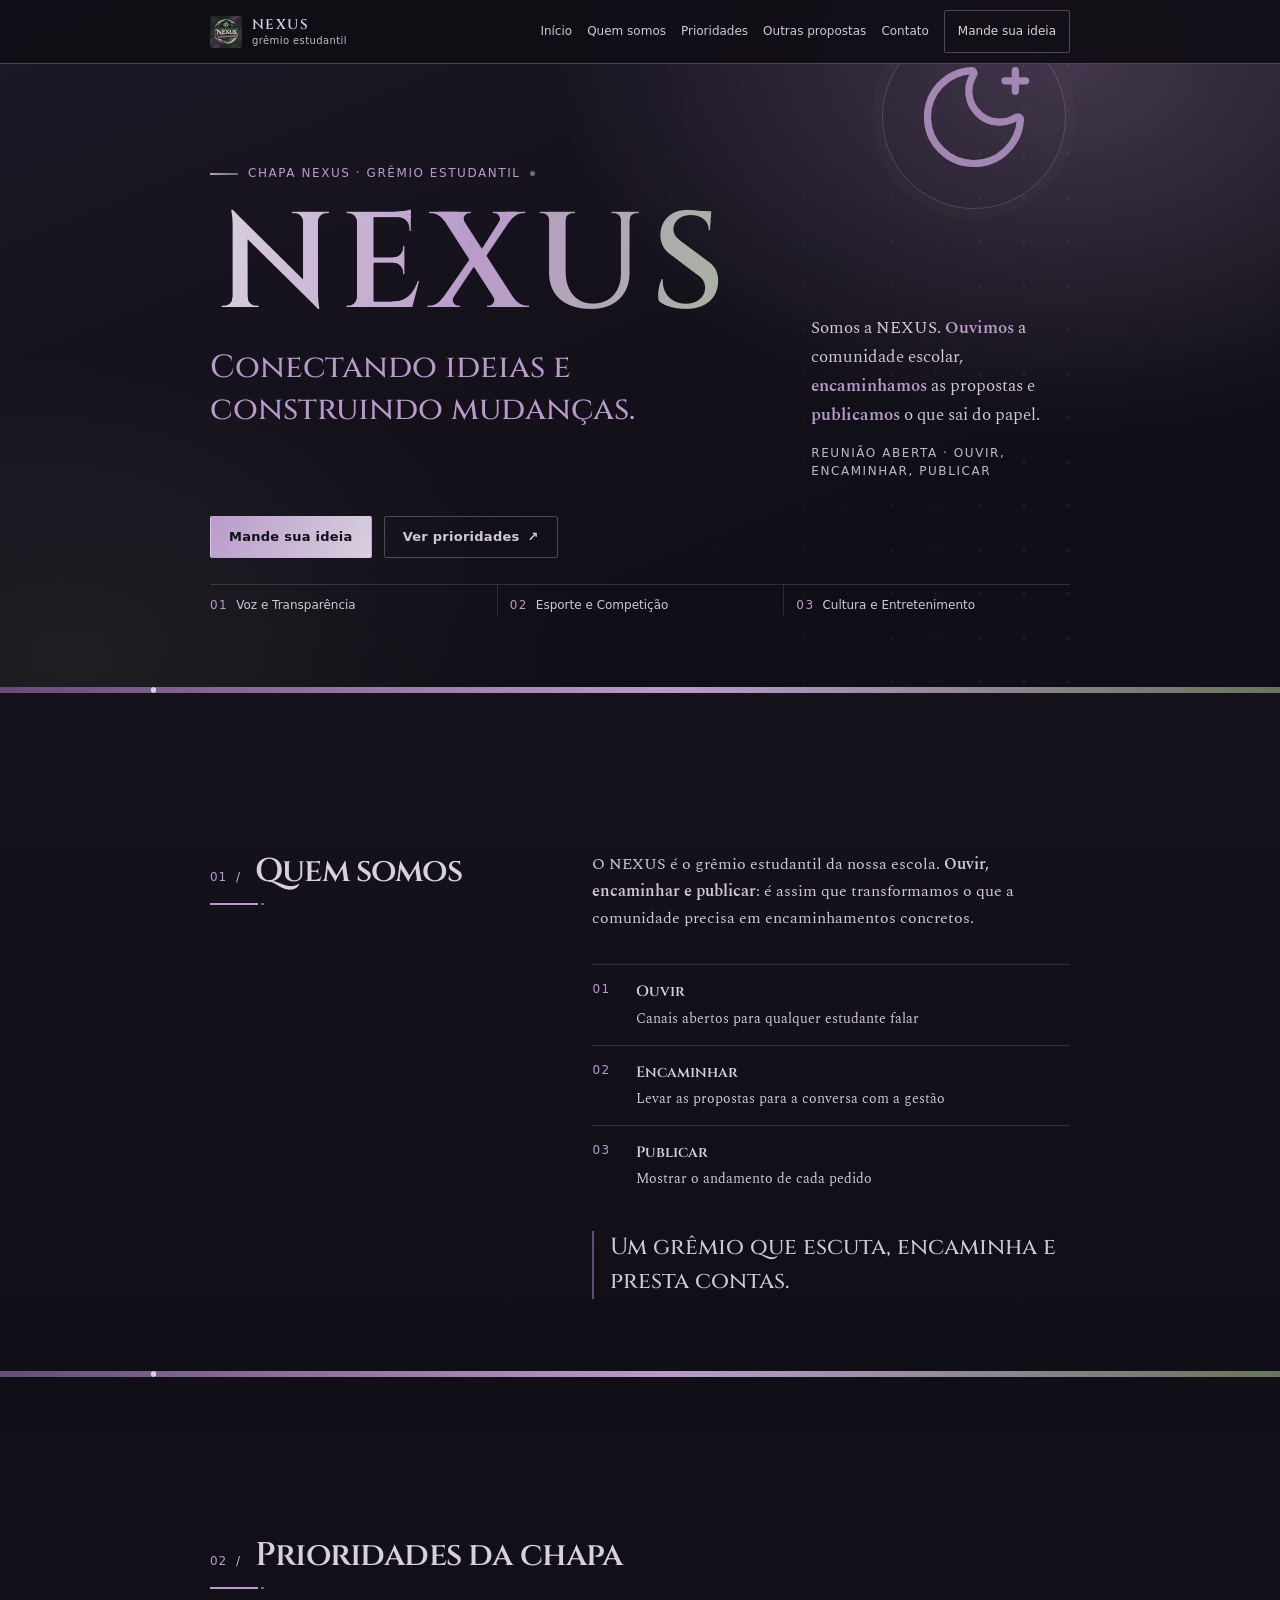
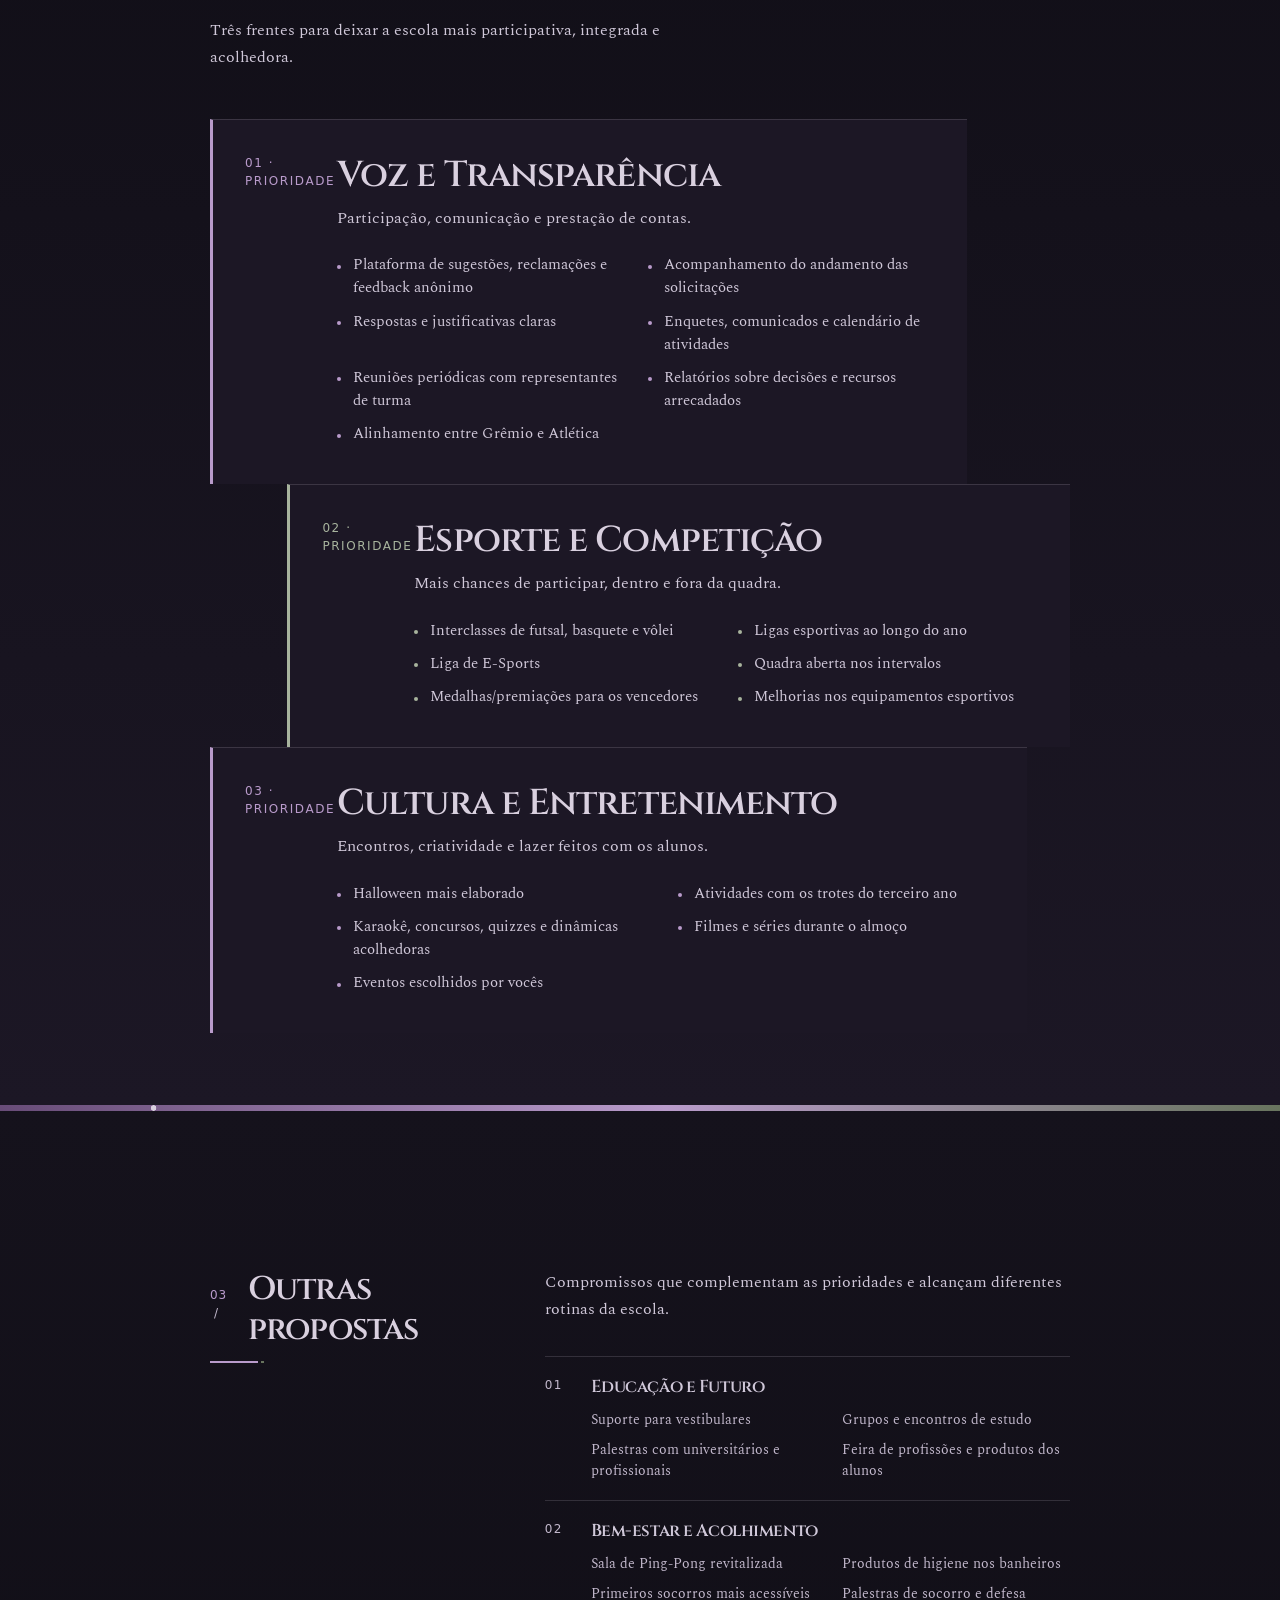
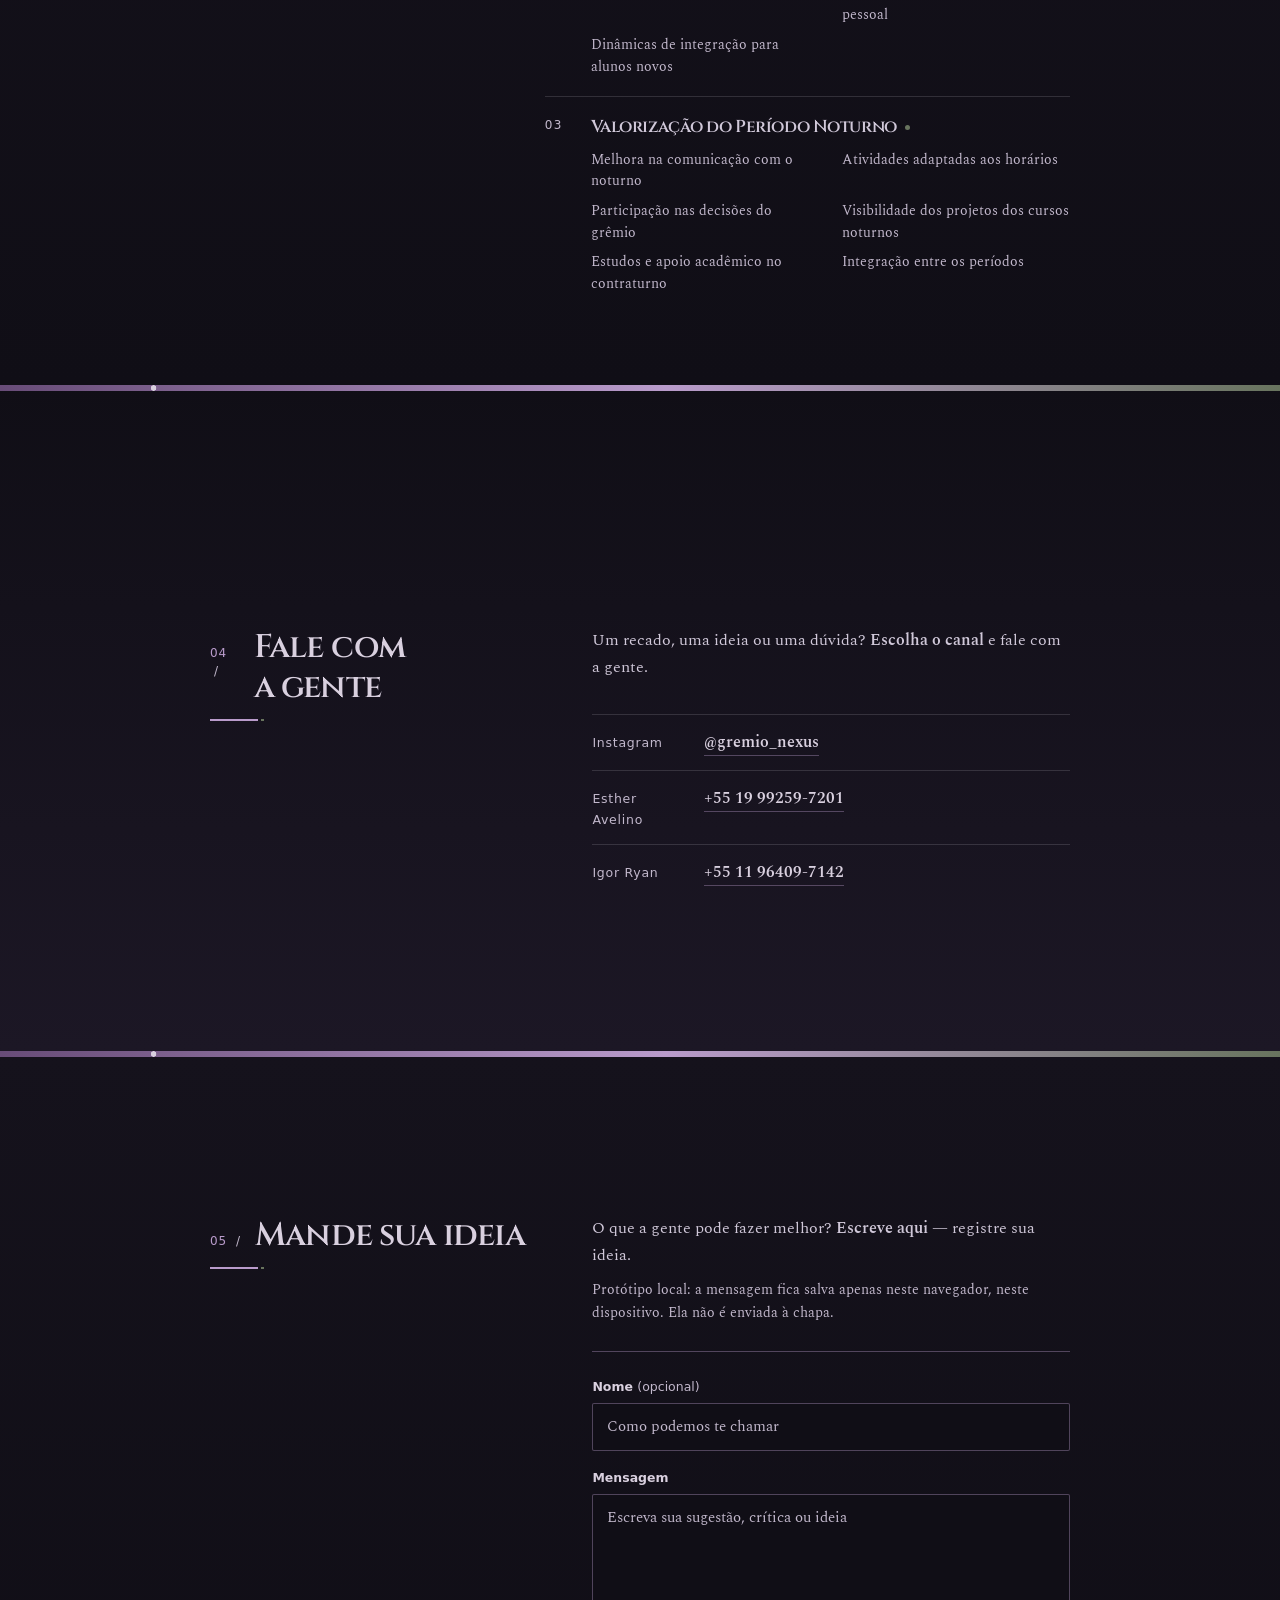
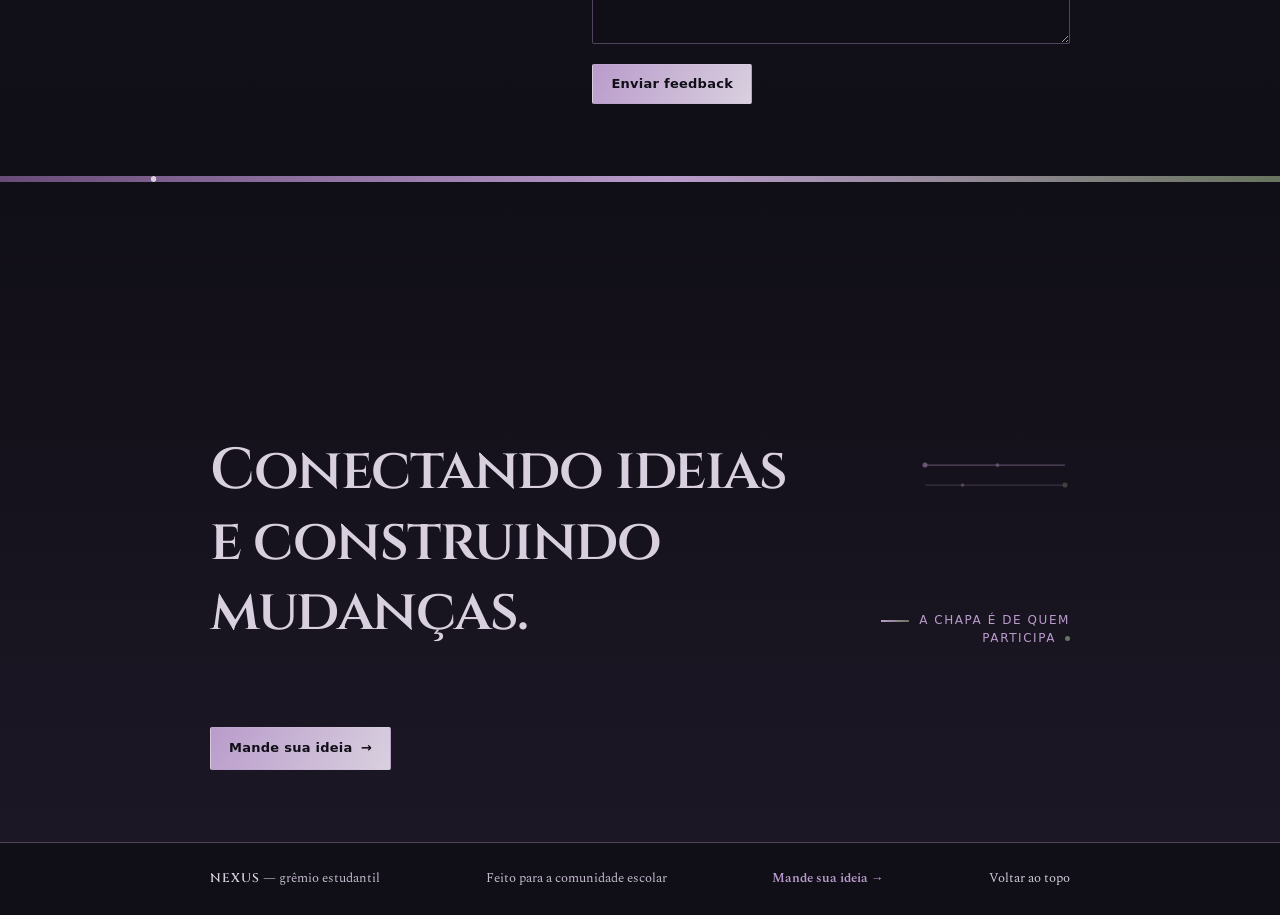
<file: index.html>
<!doctype html>
<html lang="pt-BR">
<head>
  <meta charset="UTF-8">
  <meta name="viewport" content="width=device-width, initial-scale=1">
  <meta name="description" content="Chapa NEXUS — Conectando ideias e construindo mudanças. Voz e transparência, esporte, cultura e mais propostas para a escola.">
  <meta property="og:type" content="website">
  <meta property="og:url" content="https://valentinohoehne.github.io/Nexus-Chapa/">
  <meta property="og:title" content="NEXUS — Grêmio estudantil">
  <meta property="og:description" content="Conectando ideias e construindo mudanças.">
  <meta property="og:image" content="https://valentinohoehne.github.io/Nexus-Chapa/assets/nexus-og.png">
  <meta property="og:image:width" content="1200">
  <meta property="og:image:height" content="630">
  <meta property="og:image:alt" content="NEXUS — Conectando ideias e construindo mudanças">
  <meta name="theme-color" content="#100E16">
  <title>NEXUS — Grêmio estudantil</title>
  <link rel="icon" href="assets/nexus-mark.png" type="image/png">
  <link rel="preload" href="assets/fonts/cinzel-latin.woff2" as="font" type="font/woff2" crossorigin>
  <link rel="preload" href="assets/fonts/spectral-400-latin.woff2" as="font" type="font/woff2" crossorigin>
  <link rel="stylesheet" href="estilos/styles.css">
</head>
<body>
  <a class="skip-link" href="#conteudo">Pular para o conteúdo</a>

  <header class="site-header">
    <div class="shell site-header__inner">
      <a class="brand" href="#inicio">
        <img class="brand__mark" src="assets/nexus-mark.png" alt="" width="32" height="32">
        <span class="brand__word">NEXUS</span>
        <span class="brand__sub">grêmio estudantil</span>
      </a>

      <nav class="nav-desktop" aria-label="Navegação principal">
        <a href="#inicio">Início</a>
        <a href="#quem-somos">Quem somos</a>
        <a href="#propostas">Prioridades</a>
        <a href="#outras-propostas">Outras propostas</a>
        <a href="#contato">Contato</a>
        <a class="nav-cta" href="#feedback">Mande sua ideia</a>
      </nav>

      <details class="nav-mobile">
        <summary>Menu</summary>
        <nav class="nav-mobile__panel" aria-label="Navegação mobile">
          <a href="#inicio">Início</a>
          <a href="#quem-somos">Quem somos</a>
          <a href="#propostas">Prioridades</a>
          <a href="#outras-propostas">Outras propostas</a>
          <a href="#contato">Contato</a>
          <a href="#feedback">Mande sua ideia</a>
        </nav>
      </details>
    </div>
  </header>

  <main id="conteudo" class="doc shell">
    <div class="doc__masthead" id="inicio">
      <p class="kicker">Chapa NEXUS · grêmio estudantil</p>
      <h1 class="hero__word">NEXUS</h1>
      <p class="hero__slogan">Conectando ideias e construindo mudanças.</p>
      <div class="hero__decor" aria-hidden="true">
        <img class="hero__decor-moon" src="assets/icones/lua-estrela.svg" alt="" width="88" height="88">
      </div>
      <p class="lead">Somos a NEXUS. <strong>Ouvimos</strong> a comunidade escolar, <strong>encaminhamos</strong> as propostas e <strong>publicamos</strong> o que sai do papel.</p>
      <p class="doc__meta">Reunião aberta · Ouvir, encaminhar, publicar</p>
      <div class="hero__actions">
        <a class="btn btn--primary" href="#feedback">Mande sua ideia</a>
        <a class="btn btn--ghost" href="#propostas">Ver prioridades <span aria-hidden="true">↗</span></a>
      </div>
      <nav class="hero__index" aria-label="Atalhos para as prioridades">
        <a href="#voz"><span>01</span> Voz e Transparência</a>
        <a href="#esporte"><span>02</span> Esporte e Competição</a>
        <a href="#cultura"><span>03</span> Cultura e Entretenimento</a>
      </nav>
    </div>


    <section id="quem-somos" aria-labelledby="quem-title">
      <div class="topic-head">
        <p class="section-index">01 <span>/</span></p>
        <h2 id="quem-title">Quem somos</h2>
      </div>
      <p>O NEXUS é o grêmio estudantil da nossa escola. <strong>Ouvir, encaminhar e publicar</strong>: é assim que transformamos o que a comunidade precisa em encaminhamentos concretos.</p>
      <dl class="facts">
        <div>
          <dt>Ouvir</dt>
          <dd>Canais abertos para qualquer estudante falar</dd>
        </div>
        <div>
          <dt>Encaminhar</dt>
          <dd>Levar as propostas para a conversa com a gestão</dd>
        </div>
        <div>
          <dt>Publicar</dt>
          <dd>Mostrar o andamento de cada pedido</dd>
        </div>
      </dl>
      <p class="section-close">Um grêmio que escuta, encaminha e presta contas.</p>
    </section>


    <section id="propostas" class="priorities" aria-labelledby="propostas-title">
      <div class="topic-head">
        <p class="section-index">02 <span>/</span></p>
        <h2 id="propostas-title">Prioridades da chapa</h2>
      </div>
      <p>Três frentes para deixar a escola mais participativa, integrada e acolhedora.</p>

      <div class="priority-grid">
        <article class="priority priority--voice" id="voz">
          <p class="priority__label">01 · Prioridade</p>
          <h3>Voz e Transparência</h3>
          <p class="priority__focus">Participação, comunicação e prestação de contas.</p>
          <ul class="priority__points">
            <li>Plataforma de sugestões, reclamações e feedback anônimo</li>
            <li>Acompanhamento do andamento das solicitações</li>
            <li>Respostas e justificativas claras</li>
            <li>Enquetes, comunicados e calendário de atividades</li>
            <li>Reuniões periódicas com representantes de turma</li>
            <li>Relatórios sobre decisões e recursos arrecadados</li>
            <li>Alinhamento entre Grêmio e Atlética</li>
          </ul>
        </article>

        <article class="priority priority--sports" id="esporte">
          <p class="priority__label">02 · Prioridade</p>
          <h3>Esporte e Competição</h3>
          <p class="priority__focus">Mais chances de participar, dentro e fora da quadra.</p>
          <ul class="priority__points">
            <li>Interclasses de futsal, basquete e vôlei</li>
            <li>Ligas esportivas ao longo do ano</li>
            <li>Liga de E-Sports</li>
            <li>Quadra aberta nos intervalos</li>
            <li>Medalhas/premiações para os vencedores</li>
            <li>Melhorias nos equipamentos esportivos</li>
          </ul>
        </article>

        <article class="priority priority--culture" id="cultura">
          <p class="priority__label">03 · Prioridade</p>
          <h3>Cultura e Entretenimento</h3>
          <p class="priority__focus">Encontros, criatividade e lazer feitos com os alunos.</p>
          <ul class="priority__points">
            <li>Halloween mais elaborado</li>
            <li>Atividades com os trotes do terceiro ano</li>
            <li>Karaokê, concursos, quizzes e dinâmicas acolhedoras</li>
            <li>Filmes e séries durante o almoço</li>
            <li>Eventos escolhidos por vocês</li>
          </ul>
        </article>
      </div>
    </section>


    <section id="outras-propostas" class="secondary-proposals" aria-labelledby="outras-title">
      <div class="topic-head">
        <p class="section-index">03 <span>/</span></p>
        <h2 id="outras-title">Outras propostas</h2>
      </div>
      <p>Compromissos que complementam as prioridades e alcançam diferentes rotinas da escola.</p>

      <div class="area-grid">
        <article class="area">
          <h3>Educação e Futuro</h3>
          <ul>
            <li>Suporte para vestibulares</li>
            <li>Grupos e encontros de estudo</li>
            <li>Palestras com universitários e profissionais</li>
            <li>Feira de profissões e produtos dos alunos</li>
          </ul>
        </article>
        <article class="area">
          <h3>Bem-estar e Acolhimento</h3>
          <ul>
            <li>Sala de Ping-Pong revitalizada</li>
            <li>Produtos de higiene nos banheiros</li>
            <li>Primeiros socorros mais acessíveis</li>
            <li>Palestras de socorro e defesa pessoal</li>
            <li>Dinâmicas de integração para alunos novos</li>
          </ul>
        </article>
        <article class="area area--noturno">
          <h3>Valorização do Período Noturno</h3>
          <ul>
            <li>Melhora na comunicação com o noturno</li>
            <li>Atividades adaptadas aos horários</li>
            <li>Participação nas decisões do grêmio</li>
            <li>Visibilidade dos projetos dos cursos noturnos</li>
            <li>Estudos e apoio acadêmico no contraturno</li>
            <li>Integração entre os períodos</li>
          </ul>
        </article>
      </div>
    </section>


    <section id="contato" aria-labelledby="contato-title">
      <div class="topic-head">
        <p class="section-index">04 <span>/</span></p>
        <h2 id="contato-title">Fale com a gente</h2>
      </div>
      <p>Um recado, uma ideia ou uma dúvida? <strong>Escolha o canal</strong> e fale com a gente.</p>
      <dl class="contact-list">
        <div>
          <dt>Instagram</dt>
          <dd><a href="https://www.instagram.com/gremio_nexus?fqnt=OTI3a2I0MTl5d3Fx" target="_blank" rel="noopener noreferrer">@gremio_nexus</a></dd>
        </div>
        <div>
          <dt>Esther Avelino</dt>
          <dd><a href="https://wa.me/5519992597201" target="_blank" rel="noopener noreferrer">+55 19 99259-7201</a></dd>
        </div>
        <div>
          <dt>Igor Ryan</dt>
          <dd><a href="https://wa.me/5511964097142" target="_blank" rel="noopener noreferrer">+55 11 96409-7142</a></dd>
        </div>
      </dl>
    </section>


    <section id="feedback" aria-labelledby="feedback-title">
      <div class="topic-head">
        <p class="section-index">05 <span>/</span></p>
        <h2 id="feedback-title">Mande sua ideia</h2>
      </div>
      <p>O que a gente pode fazer melhor? <strong>Escreve aqui</strong> — registre sua ideia.</p>
      <div class="feedback-notas">
        <p class="form-note" id="feedback-nota">Protótipo local: a mensagem fica salva apenas neste navegador, neste dispositivo. Ela não é enviada à chapa.</p>
        <p class="form-note form-note--privacidade" id="feedback-privacidade" hidden>Ao enviar, sua mensagem fica salva no banco da chapa NEXUS e só os administradores a leem. Para corrigir ou apagar, fale com a Esther pelo <a href="https://wa.me/5519992597201" target="_blank" rel="noopener noreferrer">WhatsApp</a> ou veja os <a href="#contato">outros contatos</a>.</p>
      </div>

      <!-- Persistência em componentes/storage.js; o envio ao Supabase é ativado por componentes/config.js no deploy. -->
      <form class="feedback-form" id="feedback-form" novalidate>
        <div class="field">
          <label for="feedback-nome">Nome <span>(opcional)</span></label>
          <input id="feedback-nome" name="nome" type="text" autocomplete="name" maxlength="80" placeholder="Como podemos te chamar">
        </div>
        <div class="field">
          <label for="feedback-mensagem">Mensagem</label>
          <textarea id="feedback-mensagem" name="mensagem" rows="5" required minlength="10" maxlength="2000" aria-describedby="feedback-status" placeholder="Escreva sua sugestão, crítica ou ideia"></textarea>
        </div>
        <div class="honeypot" aria-hidden="true">
          <label for="feedback-site">Deixe este campo em branco</label>
          <input id="feedback-site" name="site" type="text" tabindex="-1" autocomplete="off">
        </div>
        <div class="form-actions">
          <button class="btn btn--primary" type="submit" id="feedback-submit">Enviar feedback</button>
          <p class="form-status" id="feedback-status" role="status" aria-live="polite"></p>
        </div>
      </form>
    </section>


    <section id="final-cta" class="final-cta" aria-labelledby="final-title">
      <img class="final-cta__thread" src="assets/icones/conexao.svg" alt="" width="120" height="40" aria-hidden="true">
      <p class="kicker">A chapa é de quem participa</p>
      <h2 id="final-title">Conectando ideias e construindo mudanças.</h2>
      <a class="btn btn--primary" href="#feedback">Mande sua ideia <span aria-hidden="true">→</span></a>
    </section>
  </main>

  <footer class="site-footer">
    <div class="shell site-footer__inner">
      <span><strong>NEXUS</strong> — grêmio estudantil</span>
      <span>Feito para a comunidade escolar</span>
      <a class="footer-cta" href="#feedback">Mande sua ideia →</a>
      <a href="#inicio">Voltar ao topo</a>
    </div>
  </footer>

  <script src="componentes/config.js"></script>
  <script src="componentes/storage.js"></script>
  <script src="componentes/supabase.js"></script>
  <script src="componentes/script.js"></script>
</body>
</html>
</file>
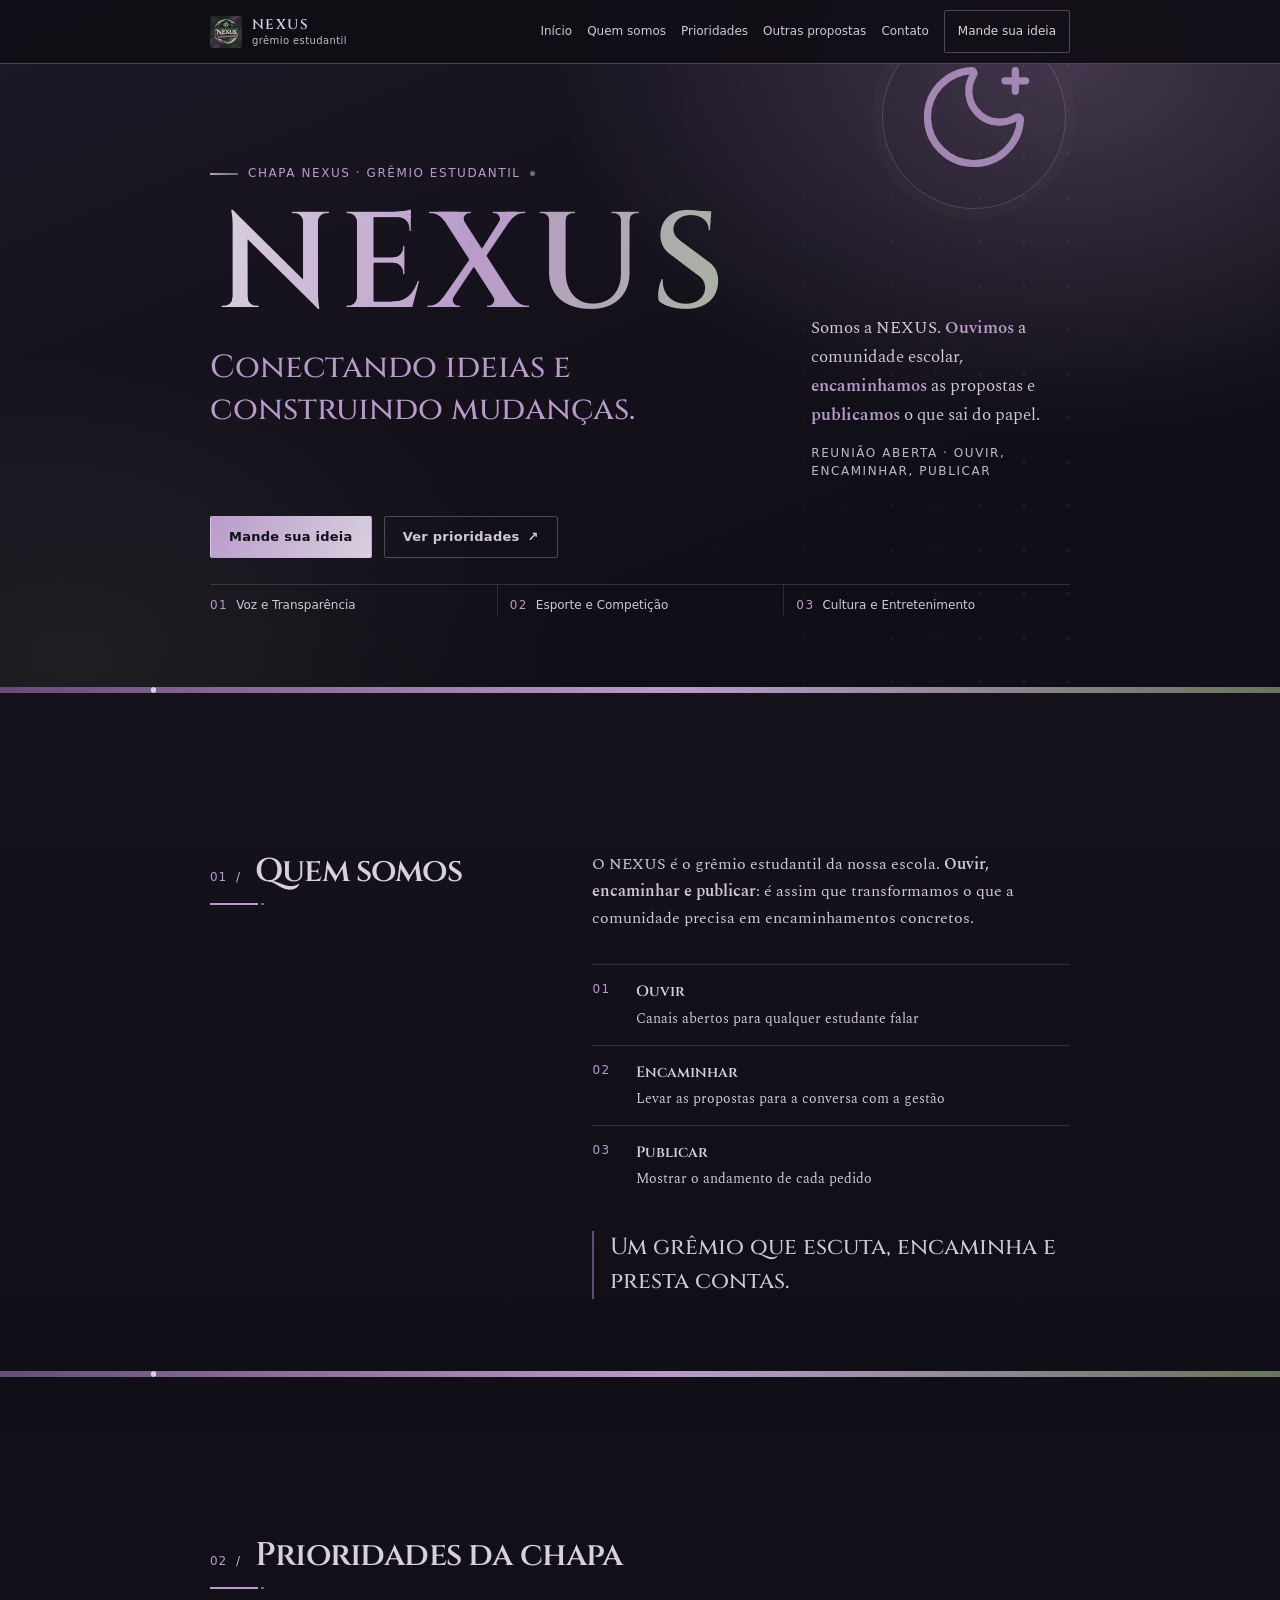
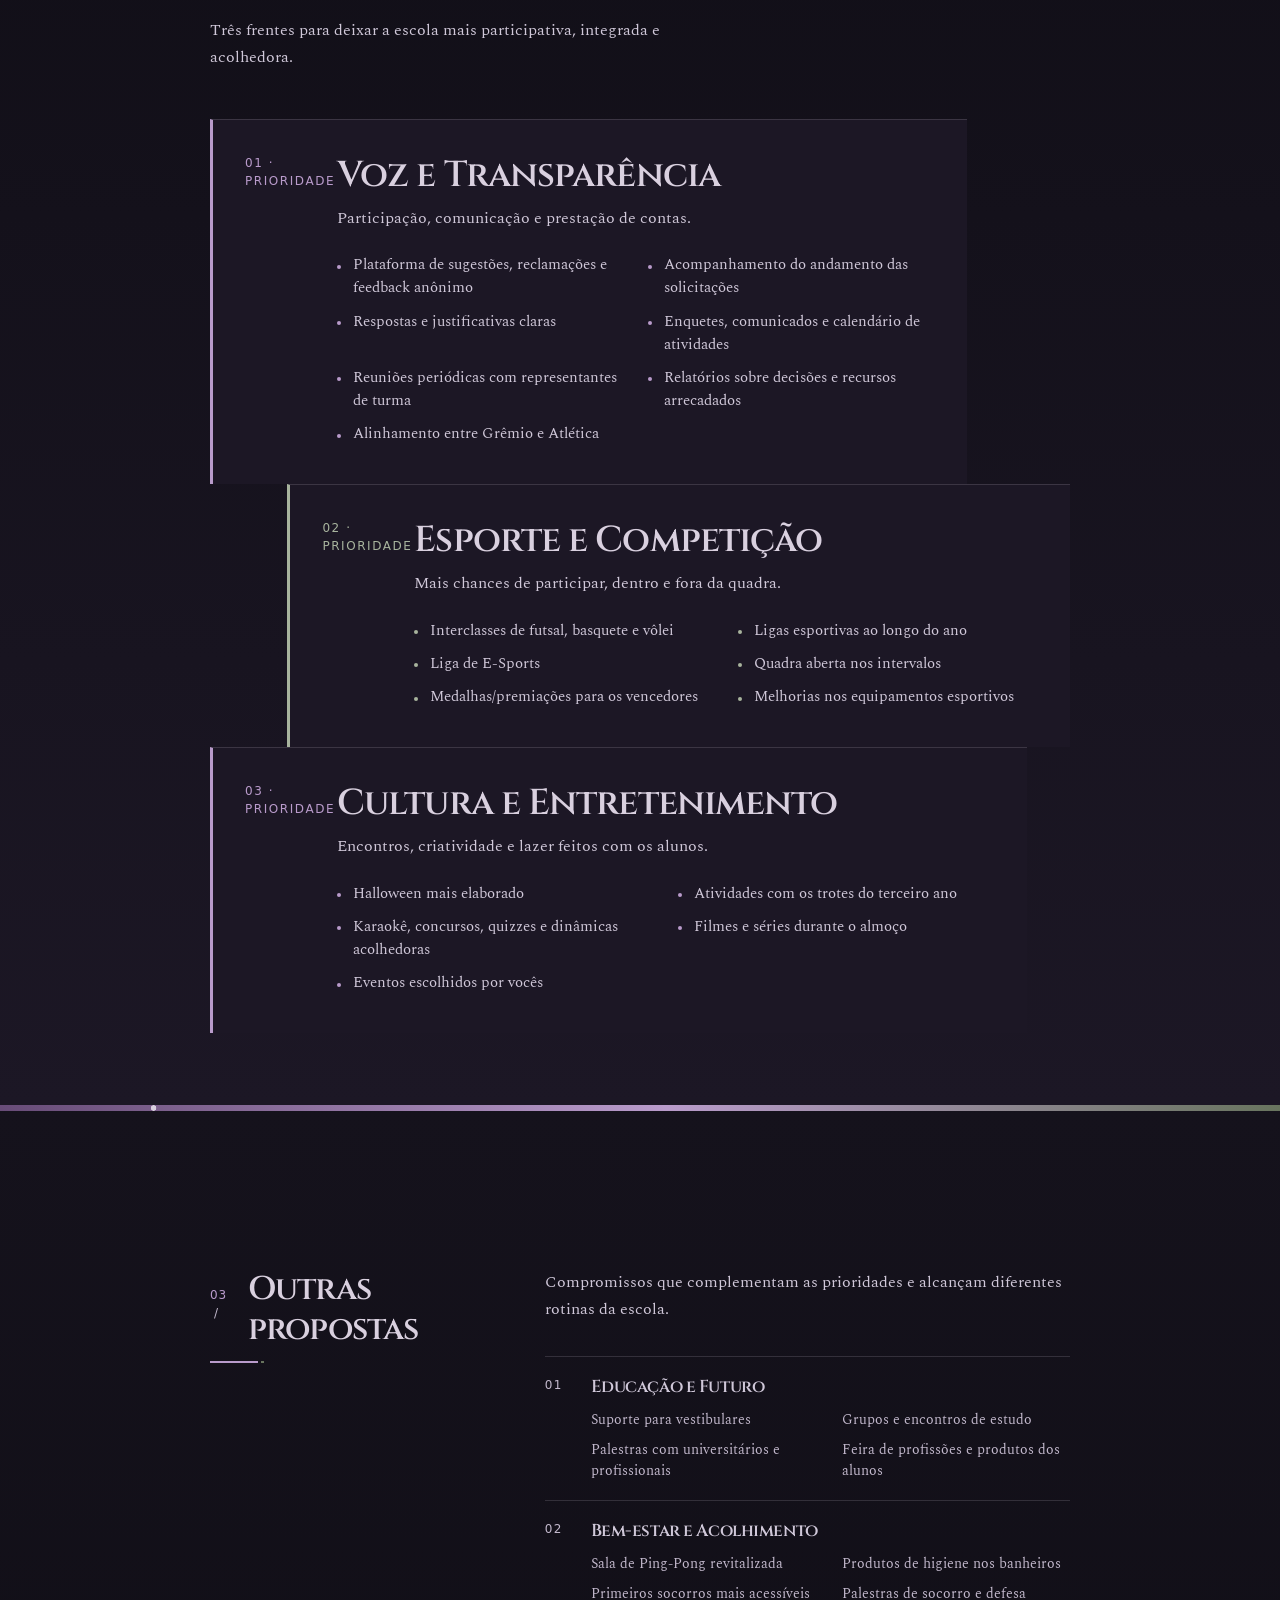
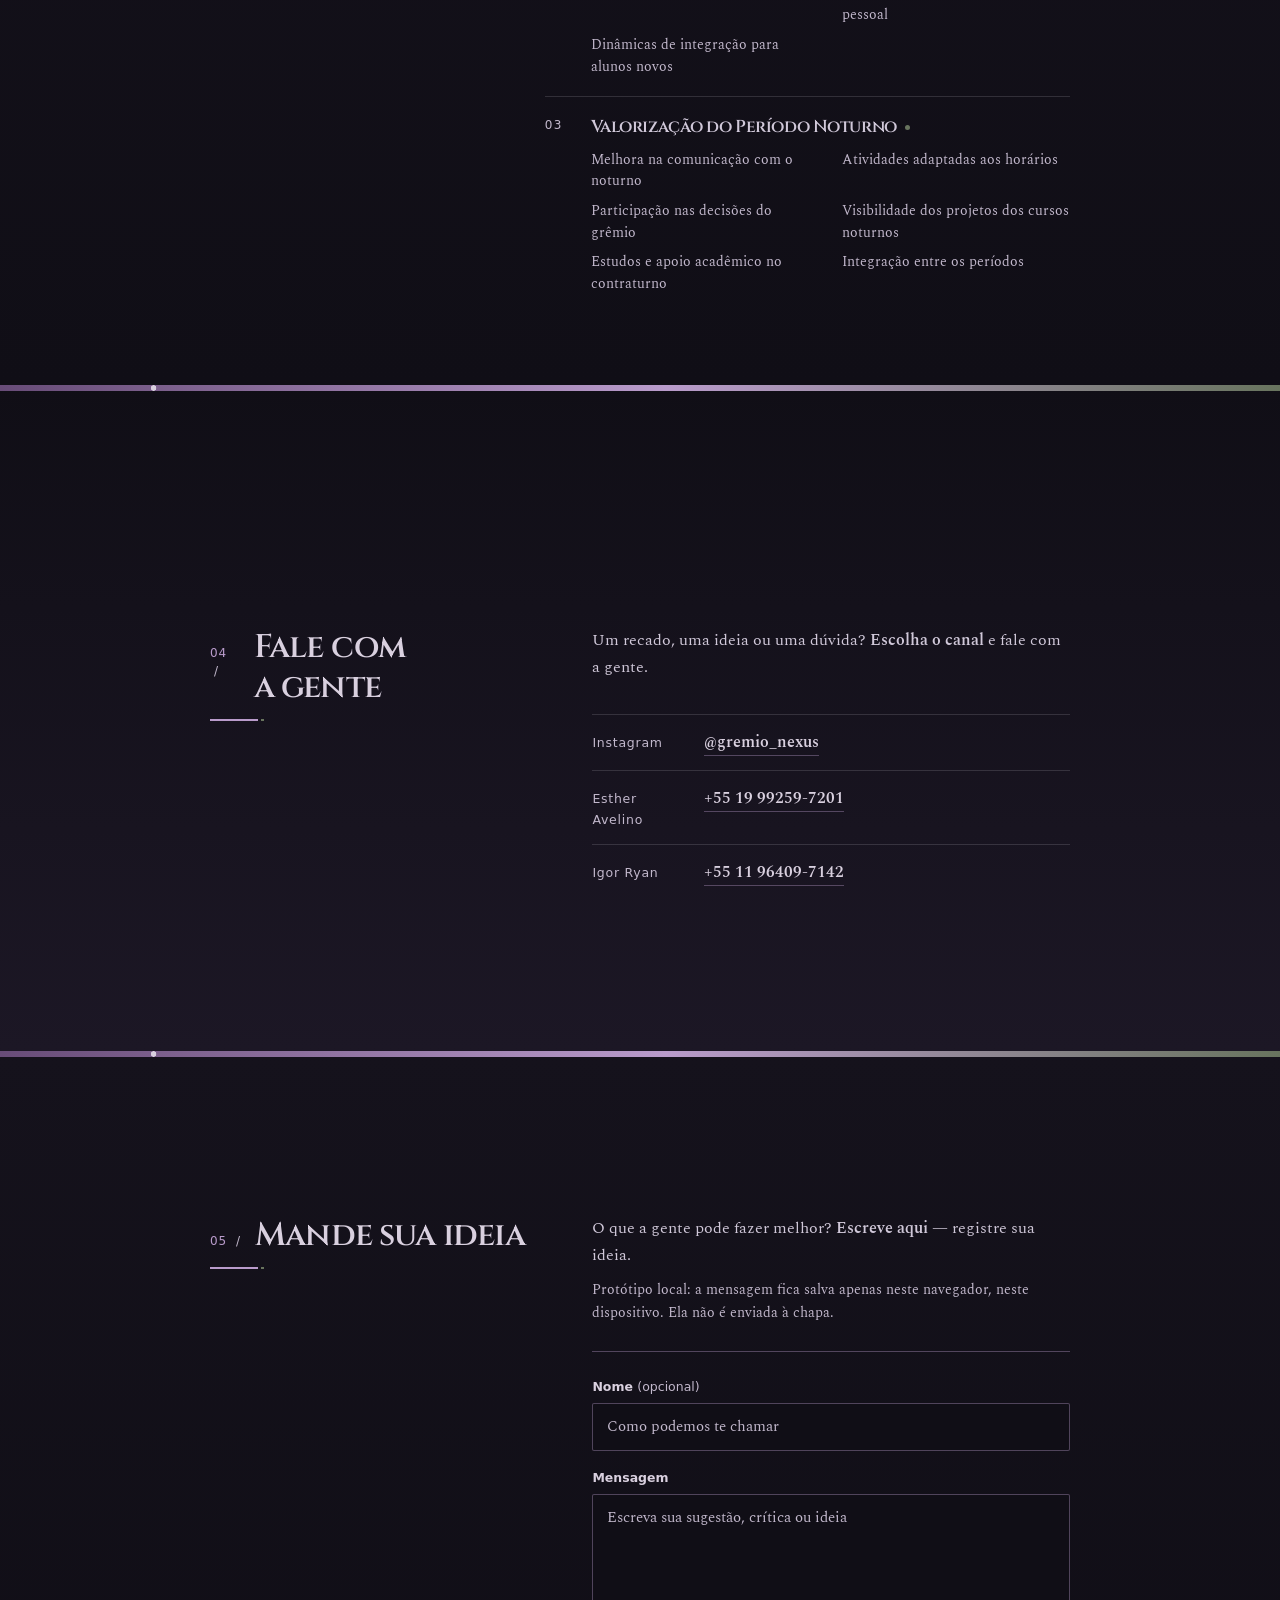
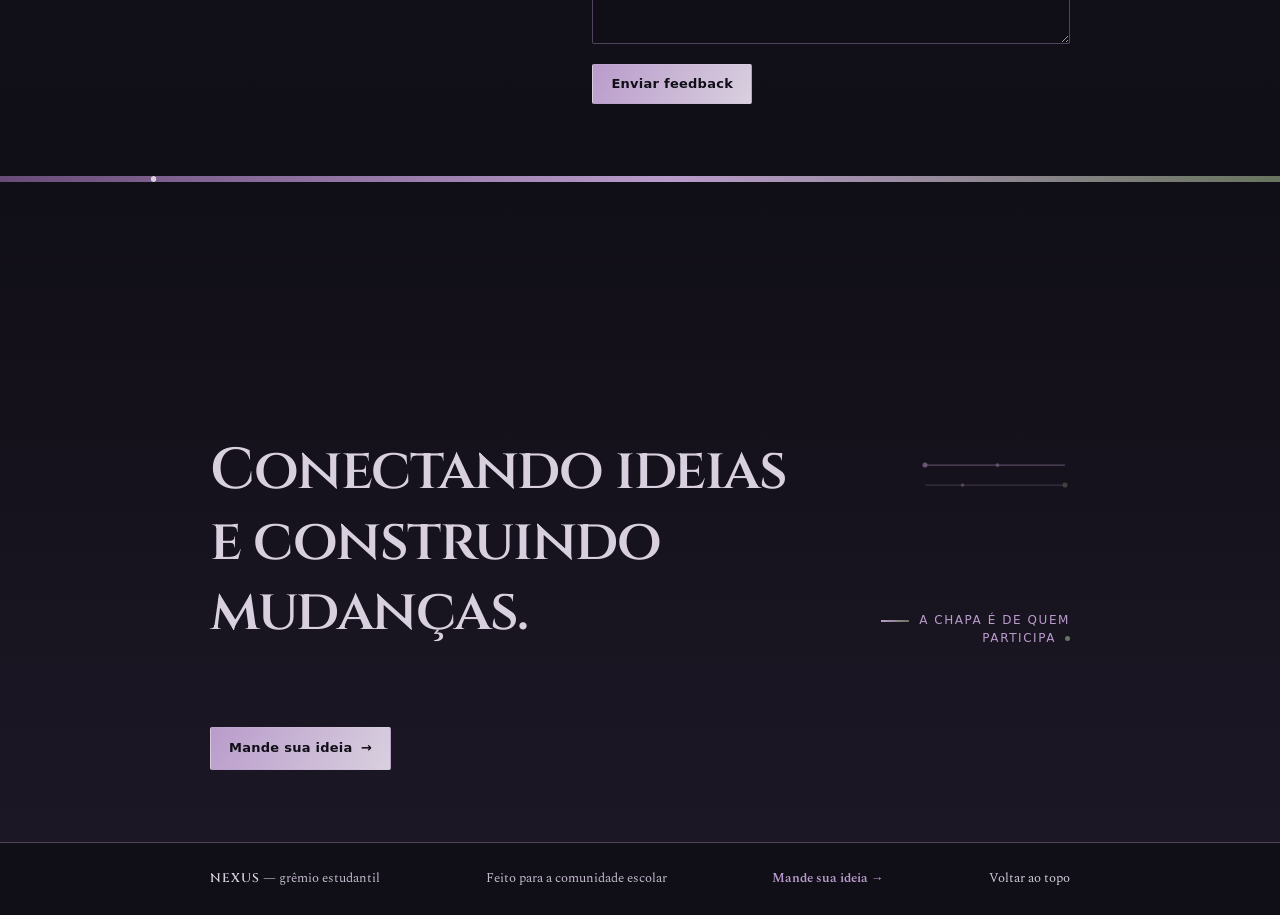
<file: html/index.html>
<!doctype html>
<html lang="pt-BR">
<head>
  <meta charset="UTF-8">
  <meta name="viewport" content="width=device-width, initial-scale=1">
  <meta name="description" content="Chapa NEXUS — Conectando ideias e construindo mudanças. Voz e transparência, esporte, cultura e mais propostas para a escola.">
  <meta property="og:type" content="website">
  <meta property="og:url" content="https://valentinohoehne.github.io/Nexus-Chapa/">
  <meta property="og:title" content="NEXUS — Grêmio estudantil">
  <meta property="og:description" content="Conectando ideias e construindo mudanças.">
  <meta property="og:image" content="https://valentinohoehne.github.io/Nexus-Chapa/assets/nexus-og.png">
  <meta property="og:image:width" content="1200">
  <meta property="og:image:height" content="630">
  <meta property="og:image:alt" content="NEXUS — Conectando ideias e construindo mudanças">
  <meta name="theme-color" content="#100E16">
  <title>NEXUS — Grêmio estudantil</title>
  <link rel="icon" href="../assets/nexus-mark.png" type="image/png">
  <link rel="preload" href="../assets/fonts/cinzel-latin.woff2" as="font" type="font/woff2" crossorigin>
  <link rel="preload" href="../assets/fonts/spectral-400-latin.woff2" as="font" type="font/woff2" crossorigin>
  <link rel="stylesheet" href="../estilos/styles.css">
</head>
<body>
  <a class="skip-link" href="#conteudo">Pular para o conteúdo</a>

  <header class="site-header">
    <div class="shell site-header__inner">
      <a class="brand" href="#inicio">
        <img class="brand__mark" src="../assets/nexus-mark.png" alt="" width="32" height="32">
        <span class="brand__word">NEXUS</span>
        <span class="brand__sub">grêmio estudantil</span>
      </a>

      <nav class="nav-desktop" aria-label="Navegação principal">
        <a href="#inicio">Início</a>
        <a href="#quem-somos">Quem somos</a>
        <a href="#propostas">Prioridades</a>
        <a href="#outras-propostas">Outras propostas</a>
        <a href="#contato">Contato</a>
        <a class="nav-cta" href="#feedback">Mande sua ideia</a>
      </nav>

      <details class="nav-mobile">
        <summary>Menu</summary>
        <nav class="nav-mobile__panel" aria-label="Navegação mobile">
          <a href="#inicio">Início</a>
          <a href="#quem-somos">Quem somos</a>
          <a href="#propostas">Prioridades</a>
          <a href="#outras-propostas">Outras propostas</a>
          <a href="#contato">Contato</a>
          <a href="#feedback">Mande sua ideia</a>
        </nav>
      </details>
    </div>
  </header>

  <main id="conteudo" class="doc shell">
    <div class="doc__masthead" id="inicio">
      <p class="kicker">Chapa NEXUS · grêmio estudantil</p>
      <h1 class="hero__word">NEXUS</h1>
      <p class="hero__slogan">Conectando ideias e construindo mudanças.</p>
      <div class="hero__decor" aria-hidden="true">
        <img class="hero__decor-moon" src="../assets/icones/lua-estrela.svg" alt="" width="88" height="88">
      </div>
      <p class="lead">Somos a NEXUS. <strong>Ouvimos</strong> a comunidade escolar, <strong>encaminhamos</strong> as propostas e <strong>publicamos</strong> o que sai do papel.</p>
      <p class="doc__meta">Reunião aberta · Ouvir, encaminhar, publicar</p>
      <div class="hero__actions">
        <a class="btn btn--primary" href="#feedback">Mande sua ideia</a>
        <a class="btn btn--ghost" href="#propostas">Ver prioridades <span aria-hidden="true">↗</span></a>
      </div>
      <nav class="hero__index" aria-label="Atalhos para as prioridades">
        <a href="#voz"><span>01</span> Voz e Transparência</a>
        <a href="#esporte"><span>02</span> Esporte e Competição</a>
        <a href="#cultura"><span>03</span> Cultura e Entretenimento</a>
      </nav>
    </div>


    <section id="quem-somos" aria-labelledby="quem-title">
      <div class="topic-head">
        <p class="section-index">01 <span>/</span></p>
        <h2 id="quem-title">Quem somos</h2>
      </div>
      <p>O NEXUS é o grêmio estudantil da nossa escola. <strong>Ouvir, encaminhar e publicar</strong>: é assim que transformamos o que a comunidade precisa em encaminhamentos concretos.</p>
      <dl class="facts">
        <div>
          <dt>Ouvir</dt>
          <dd>Canais abertos para qualquer estudante falar</dd>
        </div>
        <div>
          <dt>Encaminhar</dt>
          <dd>Levar as propostas para a conversa com a gestão</dd>
        </div>
        <div>
          <dt>Publicar</dt>
          <dd>Mostrar o andamento de cada pedido</dd>
        </div>
      </dl>
      <p class="section-close">Um grêmio que escuta, encaminha e presta contas.</p>
    </section>


    <section id="propostas" class="priorities" aria-labelledby="propostas-title">
      <div class="topic-head">
        <p class="section-index">02 <span>/</span></p>
        <h2 id="propostas-title">Prioridades da chapa</h2>
      </div>
      <p>Três frentes para deixar a escola mais participativa, integrada e acolhedora.</p>

      <div class="priority-grid">
        <article class="priority priority--voice" id="voz">
          <p class="priority__label">01 · Prioridade</p>
          <h3>Voz e Transparência</h3>
          <p class="priority__focus">Participação, comunicação e prestação de contas.</p>
          <ul class="priority__points">
            <li>Plataforma de sugestões, reclamações e feedback anônimo</li>
            <li>Acompanhamento do andamento das solicitações</li>
            <li>Respostas e justificativas claras</li>
            <li>Enquetes, comunicados e calendário de atividades</li>
            <li>Reuniões periódicas com representantes de turma</li>
            <li>Relatórios sobre decisões e recursos arrecadados</li>
            <li>Alinhamento entre Grêmio e Atlética</li>
          </ul>
        </article>

        <article class="priority priority--sports" id="esporte">
          <p class="priority__label">02 · Prioridade</p>
          <h3>Esporte e Competição</h3>
          <p class="priority__focus">Mais chances de participar, dentro e fora da quadra.</p>
          <ul class="priority__points">
            <li>Interclasses de futsal, basquete e vôlei</li>
            <li>Ligas esportivas ao longo do ano</li>
            <li>Liga de E-Sports</li>
            <li>Quadra aberta nos intervalos</li>
            <li>Medalhas/premiações para os vencedores</li>
            <li>Melhorias nos equipamentos esportivos</li>
          </ul>
        </article>

        <article class="priority priority--culture" id="cultura">
          <p class="priority__label">03 · Prioridade</p>
          <h3>Cultura e Entretenimento</h3>
          <p class="priority__focus">Encontros, criatividade e lazer feitos com os alunos.</p>
          <ul class="priority__points">
            <li>Halloween mais elaborado</li>
            <li>Atividades com os trotes do terceiro ano</li>
            <li>Karaokê, concursos, quizzes e dinâmicas acolhedoras</li>
            <li>Filmes e séries durante o almoço</li>
            <li>Eventos escolhidos por vocês</li>
          </ul>
        </article>
      </div>
    </section>


    <section id="outras-propostas" class="secondary-proposals" aria-labelledby="outras-title">
      <div class="topic-head">
        <p class="section-index">03 <span>/</span></p>
        <h2 id="outras-title">Outras propostas</h2>
      </div>
      <p>Compromissos que complementam as prioridades e alcançam diferentes rotinas da escola.</p>

      <div class="area-grid">
        <article class="area">
          <h3>Educação e Futuro</h3>
          <ul>
            <li>Suporte para vestibulares</li>
            <li>Grupos e encontros de estudo</li>
            <li>Palestras com universitários e profissionais</li>
            <li>Feira de profissões e produtos dos alunos</li>
          </ul>
        </article>
        <article class="area">
          <h3>Bem-estar e Acolhimento</h3>
          <ul>
            <li>Sala de Ping-Pong revitalizada</li>
            <li>Produtos de higiene nos banheiros</li>
            <li>Primeiros socorros mais acessíveis</li>
            <li>Palestras de socorro e defesa pessoal</li>
            <li>Dinâmicas de integração para alunos novos</li>
          </ul>
        </article>
        <article class="area area--noturno">
          <h3>Valorização do Período Noturno</h3>
          <ul>
            <li>Melhora na comunicação com o noturno</li>
            <li>Atividades adaptadas aos horários</li>
            <li>Participação nas decisões do grêmio</li>
            <li>Visibilidade dos projetos dos cursos noturnos</li>
            <li>Estudos e apoio acadêmico no contraturno</li>
            <li>Integração entre os períodos</li>
          </ul>
        </article>
      </div>
    </section>


    <section id="contato" aria-labelledby="contato-title">
      <div class="topic-head">
        <p class="section-index">04 <span>/</span></p>
        <h2 id="contato-title">Fale com a gente</h2>
      </div>
      <p>Um recado, uma ideia ou uma dúvida? <strong>Escolha o canal</strong> e fale com a gente.</p>
      <dl class="contact-list">
        <div>
          <dt>Instagram</dt>
          <dd><a href="https://www.instagram.com/gremio_nexus?fqnt=OTI3a2I0MTl5d3Fx" target="_blank" rel="noopener noreferrer">@gremio_nexus</a></dd>
        </div>
        <div>
          <dt>Esther Avelino</dt>
          <dd><a href="https://wa.me/5519992597201" target="_blank" rel="noopener noreferrer">+55 19 99259-7201</a></dd>
        </div>
        <div>
          <dt>Igor Ryan</dt>
          <dd><a href="https://wa.me/5511964097142" target="_blank" rel="noopener noreferrer">+55 11 96409-7142</a></dd>
        </div>
      </dl>
    </section>


    <section id="feedback" aria-labelledby="feedback-title">
      <div class="topic-head">
        <p class="section-index">05 <span>/</span></p>
        <h2 id="feedback-title">Mande sua ideia</h2>
      </div>
      <p>O que a gente pode fazer melhor? <strong>Escreve aqui</strong> — registre sua ideia.</p>
      <div class="feedback-notas">
        <p class="form-note" id="feedback-nota">Protótipo local: a mensagem fica salva apenas neste navegador, neste dispositivo. Ela não é enviada à chapa.</p>
        <p class="form-note form-note--privacidade" id="feedback-privacidade" hidden>Ao enviar, sua mensagem fica salva no banco da chapa NEXUS e só os administradores a leem. Para corrigir ou apagar, fale com a Esther pelo <a href="https://wa.me/5519992597201" target="_blank" rel="noopener noreferrer">WhatsApp</a> ou veja os <a href="#contato">outros contatos</a>.</p>
      </div>

      <!-- Persistência em componentes/storage.js; o envio ao Supabase é ativado por componentes/config.js no deploy. -->
      <form class="feedback-form" id="feedback-form" novalidate>
        <div class="field">
          <label for="feedback-nome">Nome <span>(opcional)</span></label>
          <input id="feedback-nome" name="nome" type="text" autocomplete="name" maxlength="80" placeholder="Como podemos te chamar">
        </div>
        <div class="field">
          <label for="feedback-mensagem">Mensagem</label>
          <textarea id="feedback-mensagem" name="mensagem" rows="5" required minlength="10" maxlength="2000" aria-describedby="feedback-status" placeholder="Escreva sua sugestão, crítica ou ideia"></textarea>
        </div>
        <div class="honeypot" aria-hidden="true">
          <label for="feedback-site">Deixe este campo em branco</label>
          <input id="feedback-site" name="site" type="text" tabindex="-1" autocomplete="off">
        </div>
        <div class="form-actions">
          <button class="btn btn--primary" type="submit" id="feedback-submit">Enviar feedback</button>
          <p class="form-status" id="feedback-status" role="status" aria-live="polite"></p>
        </div>
      </form>
    </section>


    <section id="final-cta" class="final-cta" aria-labelledby="final-title">
      <img class="final-cta__thread" src="../assets/icones/conexao.svg" alt="" width="120" height="40" aria-hidden="true">
      <p class="kicker">A chapa é de quem participa</p>
      <h2 id="final-title">Conectando ideias e construindo mudanças.</h2>
      <a class="btn btn--primary" href="#feedback">Mande sua ideia <span aria-hidden="true">→</span></a>
    </section>
  </main>

  <footer class="site-footer">
    <div class="shell site-footer__inner">
      <span><strong>NEXUS</strong> — grêmio estudantil</span>
      <span>Feito para a comunidade escolar</span>
      <a class="footer-cta" href="#feedback">Mande sua ideia →</a>
      <a href="#inicio">Voltar ao topo</a>
    </div>
  </footer>

  <script src="../componentes/config.js"></script>
  <script src="../componentes/storage.js"></script>
  <script src="../componentes/supabase.js"></script>
  <script src="../componentes/script.js"></script>
</body>
</html>
</file>
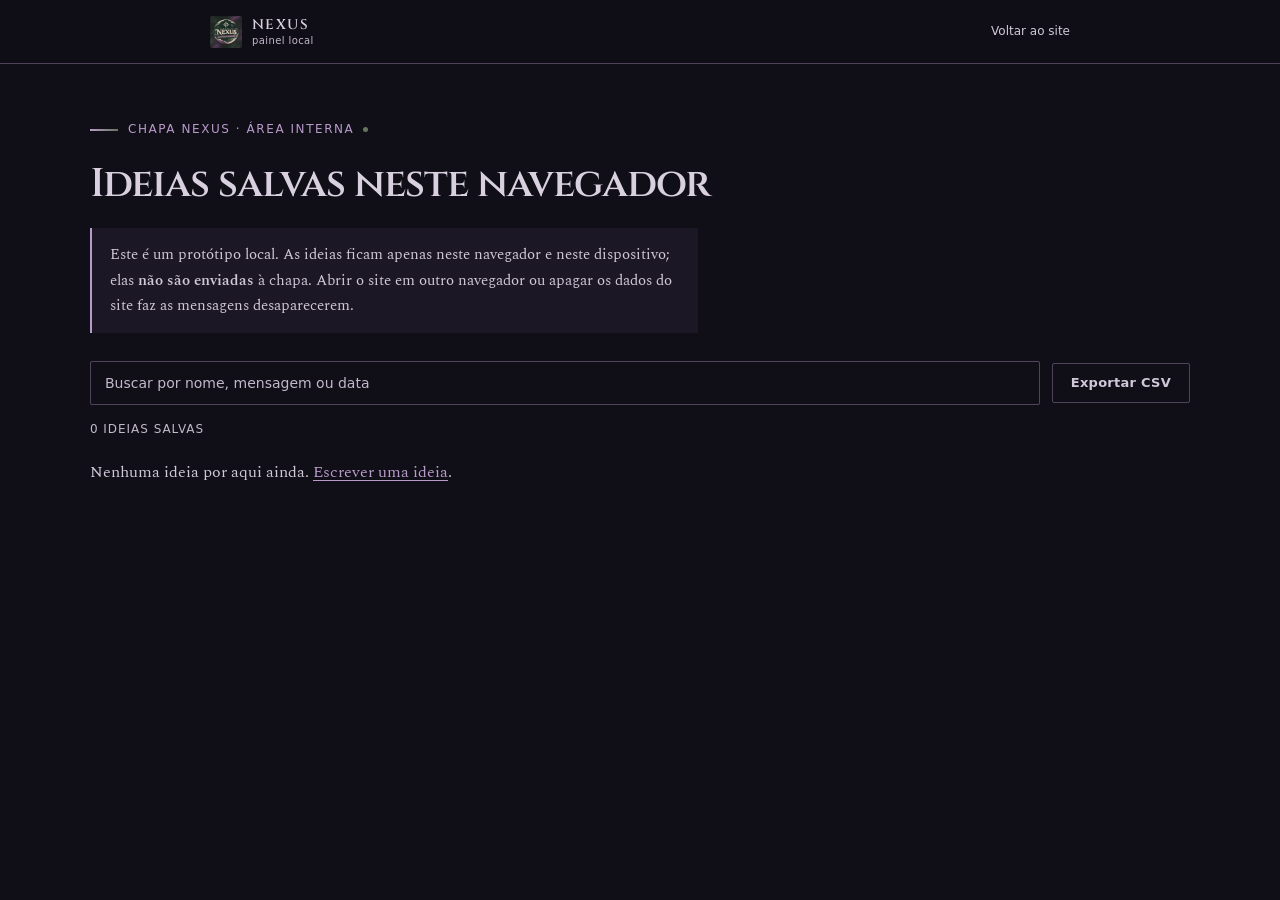
<file: admin.html>
<!doctype html>
<html lang="pt-BR">
<head>
  <meta charset="UTF-8">
  <meta name="viewport" content="width=device-width, initial-scale=1">
  <meta name="robots" content="noindex,nofollow">
  <meta name="description" content="Painel interno da Chapa NEXUS para visualizar e gerenciar ideias.">
  <meta name="theme-color" content="#100E16">
  <title>Painel de ideias — NEXUS</title>
  <link rel="icon" href="assets/nexus-mark.png" type="image/png">
  <link rel="preload" href="assets/fonts/cinzel-latin.woff2" as="font" type="font/woff2" crossorigin>
  <link rel="preload" href="assets/fonts/spectral-400-latin.woff2" as="font" type="font/woff2" crossorigin>
  <link rel="stylesheet" href="estilos/styles.css">
  <link rel="stylesheet" href="estilos/admin.css">
</head>
<body>
  <a class="skip-link" href="#conteudo">Pular para o conteúdo</a>

  <header class="site-header">
    <div class="shell site-header__inner">
      <a class="brand" href="index.html">
        <img class="brand__mark" src="assets/nexus-mark.png" alt="" width="32" height="32">
        <span class="brand__word">NEXUS</span>
        <span class="brand__sub" id="admin-brand-sub">painel local</span>
      </a>
      <nav class="nav-desktop" aria-label="Navegação do painel">
        <a href="index.html">Voltar ao site</a>
      </nav>
    </div>
  </header>

  <main id="conteudo" class="admin shell">
    <p class="kicker">Chapa NEXUS · área interna</p>
    <h1 id="admin-titulo">Ideias salvas neste navegador</h1>
    <p id="admin-notice" class="admin-notice" role="note">
      Este é um protótipo local. As ideias ficam apenas neste navegador e neste dispositivo;
      elas <strong>não são enviadas</strong> à chapa. Abrir o site em outro navegador ou apagar
      os dados do site faz as mensagens desaparecerem.
    </p>

    <section id="admin-login" class="admin-login" aria-labelledby="admin-login-titulo" hidden>
      <h2 id="admin-login-titulo">Área restrita</h2>
      <p>Entre com a conta da chapa para ler, editar e excluir as ideias enviadas.</p>
      <form id="admin-login-form" novalidate>
        <div class="field">
          <label for="admin-login-email">E-mail</label>
          <input id="admin-login-email" name="email" type="email" autocomplete="off" required placeholder="voce@exemplo.com">
        </div>
        <div class="field">
          <label for="admin-login-senha">Senha</label>
          <!-- "new-password" impede que o navegador preencha uma credencial ja salva neste login. -->
          <input id="admin-login-senha" name="senha" type="password" autocomplete="new-password" required>
        </div>
        <p id="admin-login-status" class="admin-erro" role="alert" hidden></p>
        <div class="form-actions">
          <button class="btn btn--primary" type="submit" id="admin-login-submit">Entrar</button>
        </div>
      </form>
    </section>

    <div id="admin-painel">
      <div class="admin-toolbar">
        <label class="visually-hidden" for="admin-busca">Buscar ideias</label>
        <input id="admin-busca" type="search" placeholder="Buscar por nome, mensagem ou data" autocomplete="off">
        <button class="btn btn--ghost" type="button" id="admin-exportar">Exportar CSV</button>
        <button class="btn btn--ghost" type="button" id="admin-sair" hidden>Sair</button>
      </div>

      <p id="admin-contagem" class="admin-contagem" role="status" aria-live="polite">Carregando…</p>
      <p id="admin-erro" class="admin-erro" role="alert" hidden></p>

      <div class="admin-tabela-wrap" role="region" aria-label="Tabela de ideias" tabindex="0">
        <table class="admin-tabela">
          <caption class="visually-hidden">Ideias enviadas</caption>
          <thead>
            <tr>
              <th scope="col">Data</th>
              <th scope="col">Nome</th>
              <th scope="col">Mensagem</th>
              <th scope="col"><span class="visually-hidden">Ações</span></th>
            </tr>
          </thead>
          <tbody id="admin-linhas"></tbody>
        </table>
      </div>

      <p id="admin-vazio" class="admin-vazio" hidden>
        Nenhuma ideia por aqui ainda. <a href="index.html#feedback">Escrever uma ideia</a>.
      </p>
      <p id="admin-sem-resultados" class="admin-vazio" hidden>
        Nenhuma ideia corresponde à busca.
      </p>
    </div>

    <template id="linha-template">
      <tr>
        <td><time></time></td>
        <td class="admin-nome"></td>
        <td class="admin-mensagem"></td>
        <td>
          <div class="admin-acoes">
            <button type="button" class="btn btn--ghost admin-editar">Editar</button>
            <button type="button" class="btn btn--ghost admin-excluir">Excluir</button>
          </div>
        </td>
      </tr>
    </template>

    <dialog id="admin-dialog" aria-labelledby="admin-dialog-titulo">
      <form id="admin-form" novalidate>
        <h2 id="admin-dialog-titulo">Editar ideia</h2>
        <div class="field">
          <label for="admin-editar-nome">Nome <span>(opcional)</span></label>
          <input id="admin-editar-nome" name="nome" type="text" maxlength="80" autocomplete="name">
        </div>
        <div class="field">
          <label for="admin-editar-mensagem">Mensagem</label>
          <textarea id="admin-editar-mensagem" name="mensagem" rows="5" required minlength="10" maxlength="2000"></textarea>
        </div>
        <p id="admin-erro-edicao" class="admin-erro" role="alert" hidden></p>
        <div class="form-actions">
          <button class="btn btn--primary" type="submit">Salvar alterações</button>
          <button class="btn btn--ghost" type="button" id="admin-cancelar">Cancelar</button>
        </div>
      </form>
    </dialog>

    <dialog id="admin-confirmar" aria-labelledby="admin-confirmar-titulo">
      <h2 id="admin-confirmar-titulo">Excluir esta ideia?</h2>
      <p id="admin-confirmar-texto">Isso apaga o registro deste navegador e não pode ser desfeito.</p>
      <div class="form-actions">
        <button class="btn btn--primary" type="button" id="admin-confirmar-sim">Excluir</button>
        <button class="btn btn--ghost" type="button" id="admin-confirmar-nao">Cancelar</button>
      </div>
    </dialog>
  </main>

  <script src="componentes/config.js"></script>
  <script src="componentes/storage.js"></script>
  <script src="componentes/supabase.js"></script>
  <script src="componentes/admin.js"></script>
</body>
</html>
</file>
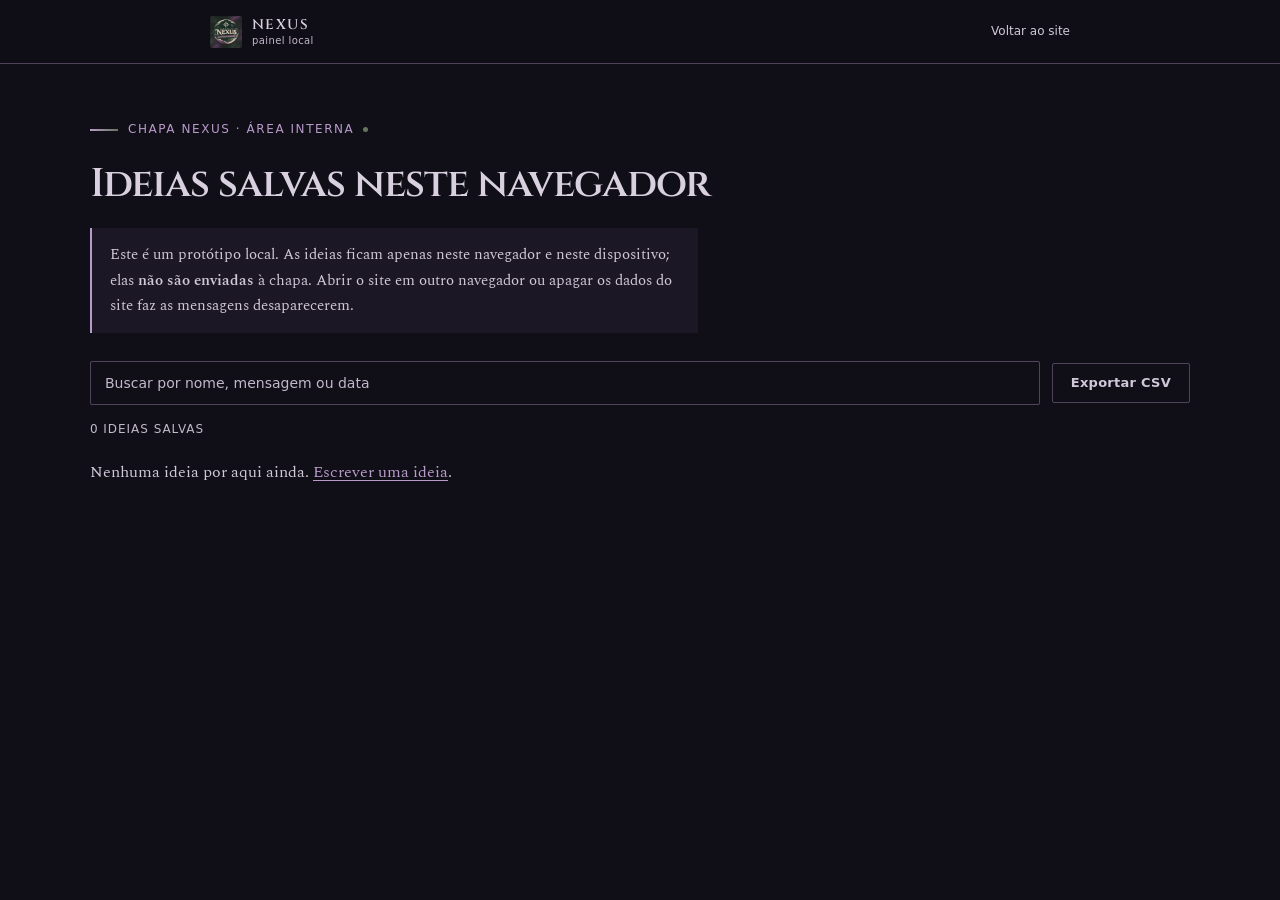
<file: html/admin.html>
<!doctype html>
<html lang="pt-BR">
<head>
  <meta charset="UTF-8">
  <meta name="viewport" content="width=device-width, initial-scale=1">
  <meta name="robots" content="noindex,nofollow">
  <meta name="description" content="Painel interno da Chapa NEXUS para visualizar e gerenciar ideias.">
  <meta name="theme-color" content="#100E16">
  <title>Painel de ideias — NEXUS</title>
  <link rel="icon" href="../assets/nexus-mark.png" type="image/png">
  <link rel="preload" href="../assets/fonts/cinzel-latin.woff2" as="font" type="font/woff2" crossorigin>
  <link rel="preload" href="../assets/fonts/spectral-400-latin.woff2" as="font" type="font/woff2" crossorigin>
  <link rel="stylesheet" href="../estilos/styles.css">
  <link rel="stylesheet" href="../estilos/admin.css">
</head>
<body>
  <a class="skip-link" href="#conteudo">Pular para o conteúdo</a>

  <header class="site-header">
    <div class="shell site-header__inner">
      <a class="brand" href="index.html">
        <img class="brand__mark" src="../assets/nexus-mark.png" alt="" width="32" height="32">
        <span class="brand__word">NEXUS</span>
        <span class="brand__sub" id="admin-brand-sub">painel local</span>
      </a>
      <nav class="nav-desktop" aria-label="Navegação do painel">
        <a href="index.html">Voltar ao site</a>
      </nav>
    </div>
  </header>

  <main id="conteudo" class="admin shell">
    <p class="kicker">Chapa NEXUS · área interna</p>
    <h1 id="admin-titulo">Ideias salvas neste navegador</h1>
    <p id="admin-notice" class="admin-notice" role="note">
      Este é um protótipo local. As ideias ficam apenas neste navegador e neste dispositivo;
      elas <strong>não são enviadas</strong> à chapa. Abrir o site em outro navegador ou apagar
      os dados do site faz as mensagens desaparecerem.
    </p>

    <section id="admin-login" class="admin-login" aria-labelledby="admin-login-titulo" hidden>
      <h2 id="admin-login-titulo">Área restrita</h2>
      <p>Entre com a conta da chapa para ler, editar e excluir as ideias enviadas.</p>
      <form id="admin-login-form" novalidate>
        <div class="field">
          <label for="admin-login-email">E-mail</label>
          <input id="admin-login-email" name="email" type="email" autocomplete="off" required placeholder="voce@exemplo.com">
        </div>
        <div class="field">
          <label for="admin-login-senha">Senha</label>
          <!-- "new-password" impede que o navegador preencha uma credencial ja salva neste login. -->
          <input id="admin-login-senha" name="senha" type="password" autocomplete="new-password" required>
        </div>
        <p id="admin-login-status" class="admin-erro" role="alert" hidden></p>
        <div class="form-actions">
          <button class="btn btn--primary" type="submit" id="admin-login-submit">Entrar</button>
        </div>
      </form>
    </section>

    <div id="admin-painel">
      <div class="admin-toolbar">
        <label class="visually-hidden" for="admin-busca">Buscar ideias</label>
        <input id="admin-busca" type="search" placeholder="Buscar por nome, mensagem ou data" autocomplete="off">
        <button class="btn btn--ghost" type="button" id="admin-exportar">Exportar CSV</button>
        <button class="btn btn--ghost" type="button" id="admin-sair" hidden>Sair</button>
      </div>

      <p id="admin-contagem" class="admin-contagem" role="status" aria-live="polite">Carregando…</p>
      <p id="admin-erro" class="admin-erro" role="alert" hidden></p>

      <div class="admin-tabela-wrap" role="region" aria-label="Tabela de ideias" tabindex="0">
        <table class="admin-tabela">
          <caption class="visually-hidden">Ideias enviadas</caption>
          <thead>
            <tr>
              <th scope="col">Data</th>
              <th scope="col">Nome</th>
              <th scope="col">Mensagem</th>
              <th scope="col"><span class="visually-hidden">Ações</span></th>
            </tr>
          </thead>
          <tbody id="admin-linhas"></tbody>
        </table>
      </div>

      <p id="admin-vazio" class="admin-vazio" hidden>
        Nenhuma ideia por aqui ainda. <a href="index.html#feedback">Escrever uma ideia</a>.
      </p>
      <p id="admin-sem-resultados" class="admin-vazio" hidden>
        Nenhuma ideia corresponde à busca.
      </p>
    </div>

    <template id="linha-template">
      <tr>
        <td><time></time></td>
        <td class="admin-nome"></td>
        <td class="admin-mensagem"></td>
        <td>
          <div class="admin-acoes">
            <button type="button" class="btn btn--ghost admin-editar">Editar</button>
            <button type="button" class="btn btn--ghost admin-excluir">Excluir</button>
          </div>
        </td>
      </tr>
    </template>

    <dialog id="admin-dialog" aria-labelledby="admin-dialog-titulo">
      <form id="admin-form" novalidate>
        <h2 id="admin-dialog-titulo">Editar ideia</h2>
        <div class="field">
          <label for="admin-editar-nome">Nome <span>(opcional)</span></label>
          <input id="admin-editar-nome" name="nome" type="text" maxlength="80" autocomplete="name">
        </div>
        <div class="field">
          <label for="admin-editar-mensagem">Mensagem</label>
          <textarea id="admin-editar-mensagem" name="mensagem" rows="5" required minlength="10" maxlength="2000"></textarea>
        </div>
        <p id="admin-erro-edicao" class="admin-erro" role="alert" hidden></p>
        <div class="form-actions">
          <button class="btn btn--primary" type="submit">Salvar alterações</button>
          <button class="btn btn--ghost" type="button" id="admin-cancelar">Cancelar</button>
        </div>
      </form>
    </dialog>

    <dialog id="admin-confirmar" aria-labelledby="admin-confirmar-titulo">
      <h2 id="admin-confirmar-titulo">Excluir esta ideia?</h2>
      <p id="admin-confirmar-texto">Isso apaga o registro deste navegador e não pode ser desfeito.</p>
      <div class="form-actions">
        <button class="btn btn--primary" type="button" id="admin-confirmar-sim">Excluir</button>
        <button class="btn btn--ghost" type="button" id="admin-confirmar-nao">Cancelar</button>
      </div>
    </dialog>
  </main>

  <script src="../componentes/config.js"></script>
  <script src="../componentes/storage.js"></script>
  <script src="../componentes/supabase.js"></script>
  <script src="../componentes/admin.js"></script>
</body>
</html>
</file>
<file: estilos/styles.css>
@font-face {
  font-family: "Cinzel";
  src: url("../assets/fonts/cinzel-latin.woff2") format("woff2");
  font-weight: 500 600;
  font-style: normal;
  font-display: swap;
}

@font-face {
  font-family: "Spectral";
  src: url("../assets/fonts/spectral-400-latin.woff2") format("woff2");
  font-weight: 400;
  font-style: normal;
  font-display: swap;
}

@font-face {
  font-family: "Spectral";
  src: url("../assets/fonts/spectral-600-latin.woff2") format("woff2");
  font-weight: 600;
  font-style: normal;
  font-display: swap;
}

:root {
  /* Paleta oficial NEXUS — Lunar Forest */
  --bg: #100E16;
  --surface: #1C1725;
  --band: #15121C;
  --text: #D9D0DF;
  --text-secondary: #D0C8D9;
  --text-muted: #C2B8CC;
  --accent: #684C78;
  --accent-soft: #B99BCB;
  --accent-deep: #3B2C45;
  --moss: #68745E;

  --hairline: rgba(217, 208, 223, 0.16);
  --hairline-strong: rgba(185, 155, 203, 0.38);

  --font-ui: ui-sans-serif, system-ui, -apple-system, "Segoe UI", sans-serif;

  /* Superfícies em camadas: lilás de luar, sem brilho e sem verde em excesso */
  --wash-hero:
    radial-gradient(58% 76% at 84% 10%, rgba(185, 155, 203, 0.27), transparent 70%),
    radial-gradient(52% 62% at 6% 96%, rgba(104, 116, 94, 0.15), transparent 72%),
    linear-gradient(158deg, var(--surface) 0%, var(--bg) 72%);
  --wash-a: linear-gradient(180deg, var(--band), var(--bg));
  --wash-b: linear-gradient(180deg, var(--bg), var(--surface));

  --step-hero: clamp(3.8rem, 15vw, 8.5rem);
  --radius-control: 2px;
  --header-h: 64px;
  --shell: 860px;
  --block-h: clamp(560px, 74svh, 700px);
  --ease: cubic-bezier(0.22, 1, 0.36, 1);
}

*,
*::before,
*::after {
  box-sizing: border-box;
}

html {
  overflow-x: clip;
  scroll-behavior: smooth;
  scroll-padding-top: calc(var(--header-h) + 24px);
  scrollbar-color: var(--accent) var(--bg);
}

::-webkit-scrollbar {
  width: 10px;
  height: 10px;
}

::-webkit-scrollbar-track {
  background: var(--bg);
}

::-webkit-scrollbar-thumb {
  background: var(--accent);
  border: 2px solid var(--bg);
}

body {
  margin: 0;
  overflow-x: clip;
  background: var(--bg);
  color: var(--text);
  font-family: "Spectral", Georgia, "Times New Roman", serif;
  font-size: 16px;
  line-height: 1.7;
  -webkit-font-smoothing: antialiased;
}

a {
  color: inherit;
  text-decoration: none;
}

img {
  display: block;
}

h1, h2, h3, p, dl, dd, ol, ul {
  margin: 0;
}

h1, h2, h3 {
  font-family: "Cinzel", Georgia, serif;
  letter-spacing: -0.025em;
  text-wrap: balance;
}

h2 {
  font-size: 2.05rem;
  font-weight: 600;
  line-height: 1.22;
}

h3 {
  font-size: 1.12rem;
  font-weight: 600;
  line-height: 1.4;
}

::selection {
  background: var(--accent);
  color: var(--text);
}

:focus-visible {
  outline: 2px solid var(--accent-soft);
  outline-offset: 3px;
}

.shell {
  width: min(100% - 48px, var(--shell));
  margin-inline: auto;
}

.skip-link {
  position: fixed;
  top: -64px;
  left: 24px;
  z-index: 100;
  padding: 8px 16px;
  border-radius: var(--radius-control);
  background: var(--accent-soft);
  color: var(--bg);
}

.skip-link:focus {
  top: 16px;
}

.kicker,
.section-index,
.doc__meta,
.priority__label,
.placeholder {
  font-family: var(--font-ui);
  font-size: 12px;
  line-height: 18px;
  letter-spacing: 0.13em;
  text-transform: uppercase;
}

/* Cabeçalho */
.site-header {
  position: fixed;
  inset: 0 0 auto;
  height: var(--header-h);
  z-index: 50;
  background: rgba(16, 14, 22, 0.95);
  border-bottom: 1px solid var(--hairline-strong);
}

.site-header__inner {
  height: 100%;
  display: flex;
  align-items: center;
  justify-content: space-between;
  gap: 16px;
}

.brand {
  display: grid;
  grid-template-columns: 32px auto;
  column-gap: 10px;
  align-items: center;
  flex-shrink: 0;
}

.brand__mark {
  grid-row: 1 / 3;
  width: 32px;
  height: 32px;
  border-radius: var(--radius-control);
}

.brand__word {
  align-self: end;
  font-family: "Cinzel", Georgia, serif;
  font-size: 14px;
  font-weight: 600;
  letter-spacing: 0.1em;
  line-height: 18px;
}

.brand__sub {
  align-self: start;
  color: var(--text-muted);
  font-family: var(--font-ui);
  font-size: 10px;
  line-height: 14px;
  letter-spacing: 0.04em;
}

.nav-desktop {
  display: flex;
  align-items: center;
  gap: 15px;
}

.nav-desktop a {
  color: var(--text-secondary);
  font-family: var(--font-ui);
  font-size: 12px;
  white-space: nowrap;
  padding: 11px 0;
  border-bottom: 1px solid transparent;
  transition: color 160ms var(--ease), border-color 160ms var(--ease);
}

.nav-desktop a:hover {
  color: var(--accent-soft);
  border-bottom-color: var(--accent-soft);
}

.nav-desktop .nav-cta {
  color: var(--text);
  padding: 10px 13px;
  border: 1px solid var(--hairline-strong);
  border-radius: var(--radius-control);
  transition: background-color 160ms var(--ease), border-color 160ms var(--ease);
}

.nav-desktop .nav-cta:hover {
  background: var(--accent-deep);
  border-color: var(--accent-soft);
  border-bottom-color: var(--accent-soft);
  color: var(--text);
}

.nav-mobile {
  display: none;
}

/* Documento corrido */
.doc {
  padding: 0;
}

.doc__masthead,
.doc > section {
  position: relative;
  isolation: isolate;
  min-height: var(--block-h);
  padding-block: calc(var(--header-h) + 100px) 72px;
}

.doc__masthead::before,
.doc > section::before {
  content: "";
  position: absolute;
  inset-block: 0;
  left: 50%;
  transform: translateX(-50%);
  width: 100vw;
  z-index: -1;
}

.doc__masthead::before {
  background: var(--wash-hero);
}

.doc > section::before {
  background: var(--wash-a);
}

.doc > section:nth-of-type(even)::before {
  background: var(--wash-b);
}

/* Barra das seções, com um ponto de conexão em lilás. */
.doc > section::after {
  content: "";
  position: absolute;
  top: 0;
  left: 50%;
  transform: translateX(-50%);
  width: 100vw;
  height: 6px;
  background:
    radial-gradient(circle at 12% 50%, var(--text) 0 2.5px, transparent 3px),
    linear-gradient(90deg, var(--accent) 0%, var(--accent-soft) 52%, var(--moss) 100%);
  z-index: 2;
}

.doc__masthead > *:not(.hero__decor) {
  position: relative;
  z-index: 1;
}

/* COMPOSIÇÃO A — hero assimétrico, tipografia no comando */
.doc__masthead {
  display: grid;
  grid-template-columns: minmax(0, 1.35fr) minmax(0, 0.65fr);
  column-gap: clamp(24px, 6vw, 64px);
  align-content: center;
  text-align: left;
}

.doc__masthead .kicker {
  grid-column: 1 / -1;
  grid-row: 1;
}

.hero__word {
  grid-column: 1;
  grid-row: 2;
  font-size: var(--step-hero);
  font-weight: 600;
  line-height: 0.92;
  letter-spacing: 0.055em;
  text-indent: 0.055em;
  color: var(--text);
  background: linear-gradient(96deg, var(--text) 0%, var(--accent-soft) 48%, #A8B49E 100%);
  -webkit-background-clip: text;
  background-clip: text;
  -webkit-text-fill-color: transparent;
}

.hero__slogan {
  grid-column: 1;
  grid-row: 3;
  font-family: "Cinzel", Georgia, serif;
  font-size: clamp(1.25rem, 3.7vw, 2rem);
  line-height: 1.3;
  color: var(--accent-soft);
  margin-top: 18px;
  max-width: 24ch;
  text-wrap: balance;
}

.hero__decor {
  --lua: clamp(76px, 11vw, 124px);
  --lua-top: 8%;
  --lua-right: max(4%, calc(50% - 520px));
  position: absolute;
  inset: 0;
  z-index: 0;
  pointer-events: none;
}

.hero__decor::before {
  content: "";
  position: absolute;
  top: calc(var(--lua-top) - 30px);
  right: calc(var(--lua-right) - 30px);
  width: calc(var(--lua) + 60px);
  height: calc(var(--lua) + 60px);
  border: 1px solid rgba(185, 155, 203, 0.26);
  border-radius: 50%;
  box-shadow: 0 0 0 10px rgba(104, 116, 94, 0.05);
  z-index: 0;
}

.hero__decor::after {
  content: "";
  position: absolute;
  inset: 0;
  background-image: radial-gradient(circle, rgba(185, 155, 203, 0.36) 1.2px, transparent 1.8px);
  background-size: 44px 44px;
  -webkit-mask-image: linear-gradient(90deg, transparent 42%, #000 100%);
  mask-image: linear-gradient(90deg, transparent 42%, #000 100%);
  opacity: 0.32;
  z-index: 0;
}

.hero__decor img {
  position: absolute;
  display: block;
  z-index: 1;
}

.hero__decor-moon {
  top: var(--lua-top);
  right: var(--lua-right);
  width: var(--lua);
  height: auto;
  opacity: 0.82;
}

.kicker {
  color: var(--accent-soft);
  margin-bottom: 22px;
}

.kicker::before {
  content: "";
  display: inline-block;
  width: 28px;
  height: 2px;
  background: linear-gradient(90deg, var(--accent-soft), var(--moss));
  vertical-align: middle;
  margin-right: 10px;
}

.kicker::after {
  content: "";
  display: inline-block;
  width: 5px;
  height: 5px;
  border-radius: 50%;
  background: var(--moss);
  vertical-align: middle;
  margin-left: 9px;
}

.lead {
  grid-column: 2;
  grid-row: 2 / span 2;
  align-self: end;
  color: var(--text-secondary);
  font-size: 17px;
  line-height: 29px;
  max-width: 34ch;
}

.lead strong {
  color: var(--accent-soft);
  font-weight: 600;
}

.doc__meta {
  grid-column: 2;
  grid-row: 4;
  color: var(--text-muted);
  margin-top: 14px;
}

.hero__actions {
  grid-column: 1 / -1;
  grid-row: 5;
  display: flex;
  flex-wrap: wrap;
  gap: 12px;
  margin-top: 36px;
}

.hero__index {
  grid-column: 1 / -1;
  grid-row: 6;
  display: grid;
  grid-template-columns: repeat(3, minmax(0, 1fr));
  margin-top: 26px;
  border-top: 1px solid var(--hairline);
}

.hero__index a {
  display: flex;
  align-items: baseline;
  gap: 8px;
  padding: 12px 12px 0 0;
  color: var(--text-secondary);
  font-family: var(--font-ui);
  font-size: 12px;
  line-height: 1.45;
  transition: color 160ms var(--ease);
}

.hero__index a + a {
  border-left: 1px solid var(--hairline);
  padding-left: 12px;
}

.hero__index a:hover {
  color: var(--accent-soft);
}

.hero__index span {
  color: var(--accent-soft);
  font-variant-numeric: tabular-nums;
  letter-spacing: 0.12em;
}

.topic-head {
  position: relative;
  display: flex;
  align-items: baseline;
  gap: 14px;
  padding-bottom: 14px;
  margin-bottom: 28px;
}

.topic-head::after {
  content: "";
  position: absolute;
  bottom: 0;
  left: 0;
  width: 54px;
  height: 2px;
  background:
    radial-gradient(circle at 100% 50%, var(--moss) 0 3px, transparent 3.5px),
    linear-gradient(90deg, var(--accent-soft) 0 48px, transparent 48px);
}

.section-index {
  color: var(--accent-soft);
  font-variant-numeric: tabular-nums;
  letter-spacing: 0.08em;
}

.section-index span {
  color: var(--text-muted);
  margin-left: 4px;
}

/* COMPOSIÇÃO B — manifesto em duas colunas */
#quem-somos {
  display: grid;
  grid-template-columns: minmax(0, 0.4fr) minmax(0, 0.6fr);
  column-gap: clamp(24px, 6vw, 64px);
  align-content: center;
}

#quem-somos .topic-head {
  grid-column: 1;
  grid-row: 1 / span 3;
  align-self: start;
}

#quem-somos > p:not(.section-close) {
  grid-column: 2;
  grid-row: 1;
  color: var(--text-secondary);
  max-width: 64ch;
}

.facts {
  grid-column: 2;
  grid-row: 2;
  counter-reset: passo;
  margin-top: 32px;
}

.facts > div {
  display: grid;
  grid-template-columns: 34px minmax(0, 1fr);
  column-gap: 10px;
  border-top: 1px solid var(--hairline);
  padding: 14px 0;
  counter-increment: passo;
}

.facts > div::before {
  content: "0" counter(passo);
  color: var(--accent-soft);
  font-family: var(--font-ui);
  font-size: 12px;
  letter-spacing: 0.12em;
}

.facts dt {
  grid-column: 2;
  color: var(--text);
  font-family: "Cinzel", Georgia, serif;
  font-size: 15px;
  font-weight: 600;
}

.facts dd {
  grid-column: 2;
  color: var(--text-secondary);
  font-size: 14px;
  margin-top: 2px;
}

.section-close {
  grid-column: 2;
  grid-row: 3;
  color: var(--text-secondary);
  font-family: "Cinzel", Georgia, serif;
  font-size: clamp(1.15rem, 2.2vw, 1.45rem);
  line-height: 1.45;
  margin-top: 26px;
  padding-left: 16px;
  border-left: 2px solid var(--accent);
}

/* COMPOSIÇÃO C — três frentes em escada, com painel plano de destaque */
.priorities {
  min-height: 0;
  padding-block: 96px 104px;
}

.priorities > p {
  color: var(--text-secondary);
  max-width: 60ch;
}

.priority-grid {
  display: grid;
  gap: 0;
  margin-top: 48px;
}

.priority {
  display: grid;
  grid-template-columns: 64px minmax(0, 1fr);
  column-gap: clamp(16px, 3vw, 28px);
  padding: 34px clamp(20px, 3vw, 32px) 38px;
  background: var(--surface);
  border: 0;
  border-top: 1px solid var(--hairline);
  border-left: 3px solid var(--accent-soft);
  border-radius: 0;
  box-shadow: none;
}

.priority--voice {
  margin-right: 12%;
}

.priority--sports {
  margin-left: 9%;
  border-left-color: #A8B49E;
}

.priority--culture {
  margin-right: 5%;
}

.priority__label {
  grid-column: 1;
  grid-row: 1 / span 3;
  align-self: start;
  color: var(--accent-soft);
  padding: 0;
  border: 0;
  border-radius: 0;
  background: none;
}

.priority--sports .priority__label {
  color: #A8B49E;
}

.priority h3 {
  grid-column: 2;
  color: var(--text);
  font-size: clamp(1.6rem, 3.4vw, 2.25rem);
  line-height: 1.22;
}

.priority__focus {
  grid-column: 2;
  color: var(--text-secondary);
  font-size: 15.5px;
  margin-top: 8px;
}

.priority__points {
  grid-column: 2;
  list-style: none;
  padding: 0;
  margin-top: 22px;
  display: grid;
  grid-template-columns: repeat(2, minmax(0, 1fr));
  gap: 10px 24px;
}

.priority__points li {
  position: relative;
  padding-left: 16px;
  color: var(--text-secondary);
  font-size: 14.5px;
  line-height: 1.6;
}

.priority__points li::before {
  content: "";
  position: absolute;
  left: 0;
  top: 0.72em;
  width: 4px;
  height: 4px;
  border-radius: 50%;
  background: var(--accent-soft);
}

.priority--sports .priority__points li::before {
  background: #A8B49E;
}

/* COMPOSIÇÃO D — índice discreto das propostas complementares */
.secondary-proposals {
  display: grid;
  grid-template-columns: minmax(0, 0.34fr) minmax(0, 0.66fr);
  column-gap: clamp(24px, 6vw, 64px);
  min-height: 0;
  padding-block: 92px 100px;
}

.secondary-proposals .topic-head {
  grid-column: 1;
  grid-row: 1 / span 2;
  align-self: start;
}

.secondary-proposals > p {
  grid-column: 2;
  grid-row: 1;
  color: var(--text-secondary);
}

.area-grid {
  grid-column: 2;
  grid-row: 2;
  counter-reset: area;
  margin-top: 32px;
}

.area {
  display: grid;
  grid-template-columns: 34px minmax(0, 1fr);
  column-gap: 12px;
  border-top: 1px solid var(--hairline);
  padding: 18px 0;
  counter-increment: area;
}

.area::before {
  content: "0" counter(area);
  color: var(--text-muted);
  font-family: var(--font-ui);
  font-size: 12px;
  letter-spacing: 0.12em;
}

.area h3 {
  grid-column: 2;
  color: var(--text-secondary);
  font-size: 1.08rem;
}

.area ul {
  grid-column: 2;
  list-style: none;
  padding: 0;
  margin-top: 10px;
  display: grid;
  grid-template-columns: repeat(2, minmax(0, 1fr));
  gap: 8px 24px;
}

.area li {
  color: var(--text-muted);
  font-size: 14px;
  line-height: 1.55;
}

/* Ponto discreto: o noturno é complementar, não prioridade principal. */
.area--noturno h3::after {
  content: "";
  display: inline-block;
  width: 5px;
  height: 5px;
  border-radius: 50%;
  background: var(--moss);
  margin-left: 8px;
  vertical-align: middle;
}

/* COMPOSIÇÃO E — contato em linhas */
#contato {
  display: grid;
  grid-template-columns: minmax(0, 0.4fr) minmax(0, 0.6fr);
  column-gap: clamp(24px, 6vw, 64px);
  align-content: center;
}

#contato .topic-head {
  grid-column: 1;
  grid-row: 1 / span 2;
  align-self: start;
}

#contato > p {
  grid-column: 2;
  grid-row: 1;
  color: var(--text-secondary);
}

.contact-list {
  grid-column: 2;
  grid-row: 2;
  margin-top: 32px;
}

.contact-list > div {
  display: grid;
  grid-template-columns: 96px minmax(0, 1fr);
  gap: 16px;
  align-items: baseline;
  border-top: 1px solid var(--hairline);
  padding: 14px 0;
}

.contact-list dt {
  color: var(--text-muted);
  font-family: var(--font-ui);
  font-size: 12.5px;
  letter-spacing: 0.06em;
}

.contact-list dd {
  color: var(--text);
  font-size: 16px;
}

.contact-list dd a {
  font-weight: 600;
}

.contact-list a {
  border-bottom: 1px solid var(--hairline-strong);
  padding-bottom: 1px;
  transition: border-color 160ms var(--ease), color 160ms var(--ease);
}

.contact-list a:hover {
  color: var(--accent-soft);
  border-color: var(--accent-soft);
}

.placeholder {
  color: var(--text-muted);
  margin-left: 6px;
  letter-spacing: 0.04em;
}

/* COMPOSIÇÃO F — formulário aberto, sem caixa decorativa */
#feedback {
  display: grid;
  grid-template-columns: minmax(0, 0.4fr) minmax(0, 0.6fr);
  column-gap: clamp(24px, 6vw, 64px);
  align-content: center;
}

#feedback .topic-head {
  grid-column: 1;
  grid-row: 1 / span 3;
  align-self: start;
}

#feedback > p:not(.form-note) {
  grid-column: 2;
  grid-row: 1;
  color: var(--text-secondary);
}

.feedback-notas {
  grid-column: 2;
  grid-row: 2;
}

.form-note {
  color: var(--text-muted);
  font-size: 13.5px;
  margin-top: 10px;
}

.form-note + .form-note {
  margin-top: 6px;
}

.form-note--privacidade a {
  color: var(--text-secondary);
  text-decoration: underline;
  text-underline-offset: 2px;
}

.honeypot {
  position: absolute;
  width: 1px;
  height: 1px;
  overflow: hidden;
  clip-path: inset(50%);
  white-space: nowrap;
}

.feedback-form {
  grid-column: 2;
  grid-row: 3;
  margin-top: 26px;
  padding: 24px 0 0;
  background: transparent;
  border: 0;
  border-top: 1px solid var(--hairline-strong);
  border-radius: 0;
  box-shadow: none;
}

.field + .field {
  margin-top: 16px;
}

.field label {
  display: block;
  font-family: var(--font-ui);
  font-size: 12.5px;
  font-weight: 600;
  margin-bottom: 6px;
}

.field label span {
  color: var(--text-muted);
  font-weight: 400;
}

.field input,
.field textarea {
  display: block;
  width: 100%;
  background: var(--bg);
  border: 1px solid var(--hairline-strong);
  border-radius: var(--radius-control);
  color: var(--text);
  caret-color: var(--accent-soft);
  font: inherit;
  font-size: 15px;
  padding: 10px 14px;
  transition: border-color 160ms var(--ease);
}

.field textarea {
  min-height: 112px;
  resize: vertical;
}

.field input::placeholder,
.field textarea::placeholder {
  color: var(--text-muted);
}

.field input:focus,
.field textarea:focus {
  outline: 2px solid var(--accent-soft);
  outline-offset: 2px;
  border-color: var(--accent-soft);
}

.field [aria-invalid="true"] {
  border-color: #E39A9A;
}

.form-actions {
  display: flex;
  align-items: center;
  flex-wrap: wrap;
  gap: 16px;
  margin-top: 20px;
}

.btn {
  display: inline-flex;
  align-items: center;
  justify-content: center;
  gap: 8px;
  min-height: 40px;
  padding: 9px 18px;
  border: 1px solid transparent;
  border-radius: var(--radius-control);
  background: linear-gradient(120deg, var(--accent-soft) 0%, var(--text) 100%);
  color: var(--bg);
  font-family: var(--font-ui);
  font-size: 13px;
  font-weight: 700;
  letter-spacing: 0.02em;
  cursor: pointer;
  transition: filter 160ms var(--ease), opacity 160ms var(--ease);
}

.btn:hover {
  filter: brightness(1.08);
}

.btn:disabled {
  opacity: 0.64;
  cursor: wait;
}

.btn--ghost {
  background: transparent;
  border-color: var(--hairline-strong);
  color: var(--text-secondary);
}

.btn--ghost:hover {
  background: transparent;
  border-color: var(--accent-soft);
  color: var(--accent-soft);
}

.form-status {
  min-height: 22px;
  font-size: 13px;
  color: var(--text-secondary);
}

.form-status.is-error {
  color: #E9AAAA;
}

.form-status.is-success {
  color: #A8DDB8;
}

/* COMPOSIÇÃO G — spread final, não um espelho do hero */
.final-cta {
  display: grid;
  grid-template-columns: minmax(0, 0.75fr) minmax(0, 0.25fr);
  align-items: end;
  min-height: 440px;
  text-align: left;
}

.final-cta .kicker {
  grid-column: 2;
  grid-row: 2;
  justify-self: end;
  text-align: right;
  margin-bottom: 0;
}

.final-cta h2 {
  grid-column: 1;
  grid-row: 1 / span 2;
  color: var(--text);
  font-size: clamp(2rem, 5.2vw, 3.6rem);
  max-width: 20ch;
  margin: 0;
  text-wrap: balance;
}

.final-cta .btn {
  grid-column: 1;
  grid-row: 3;
  justify-self: start;
  margin-top: 32px;
}

.final-cta__thread {
  display: block;
  grid-column: 2;
  grid-row: 1;
  align-self: end;
  justify-self: end;
  width: clamp(96px, 14vw, 150px);
  height: auto;
  opacity: 0.55;
}

/* Rodapé */
.site-footer {
  border-top: 1px solid var(--hairline-strong);
  background: var(--bg);
  padding: 24px 0;
  color: var(--text-muted);
  font-size: 12.5px;
}

.site-footer__inner {
  display: flex;
  align-items: center;
  justify-content: space-between;
  flex-wrap: wrap;
  gap: 12px;
}

.site-footer strong {
  color: var(--text);
  font-family: "Cinzel", Georgia, serif;
  font-weight: 600;
  letter-spacing: 0.08em;
}

.site-footer a {
  display: inline-flex;
  align-items: center;
  min-height: 24px;
  color: var(--text-secondary);
}

.site-footer a:hover {
  color: var(--accent-soft);
}

.site-footer .footer-cta {
  color: var(--accent-soft);
  font-weight: 600;
}

/* Responsivo */
@media (max-width: 940px) {
  .nav-desktop {
    gap: 11px;
  }

  .nav-desktop a {
    font-size: 11.5px;
  }

  .priority {
    grid-template-columns: 52px minmax(0, 1fr);
  }
}

@media (max-width: 860px) {
  .nav-desktop {
    display: none;
  }

  .nav-mobile {
    display: block;
    position: relative;
  }

  .nav-mobile summary {
    list-style: none;
    cursor: pointer;
    display: inline-flex;
    align-items: center;
    min-height: 44px;
    padding: 6px 14px;
    border: 1px solid var(--hairline-strong);
    border-radius: var(--radius-control);
    font-family: var(--font-ui);
    font-size: 12.5px;
  }

  .nav-mobile summary::-webkit-details-marker {
    display: none;
  }

  .nav-mobile__panel {
    position: absolute;
    top: calc(100% + 10px);
    right: 0;
    width: min(224px, 78vw);
    display: flex;
    flex-direction: column;
    background: var(--surface);
    border: 1px solid var(--hairline-strong);
    border-radius: var(--radius-control);
    padding: 8px;
  }

  .nav-mobile__panel a {
    padding: 10px 12px;
    border-radius: var(--radius-control);
    color: var(--text-secondary);
    font-family: var(--font-ui);
    font-size: 12.5px;
  }

  .nav-mobile__panel a:hover {
    background: var(--accent-deep);
    color: var(--text);
  }

  #quem-somos,
  .secondary-proposals,
  #contato,
  #feedback,
  .final-cta {
    grid-template-columns: 1fr;
  }

  #quem-somos .topic-head,
  .secondary-proposals .topic-head,
  #contato .topic-head,
  #feedback .topic-head {
    grid-column: 1;
    grid-row: auto;
  }

  #quem-somos > p:not(.section-close),
  .facts,
  .section-close,
  .secondary-proposals > p,
  .area-grid,
  #contato > p,
  .contact-list,
  #feedback > p:not(.form-note),
  .feedback-notas,
  .feedback-form,
  .final-cta .kicker,
  .final-cta h2,
  .final-cta .btn,
  .final-cta__thread {
    grid-column: 1;
    grid-row: auto;
  }

  .final-cta .kicker {
    justify-self: start;
    text-align: left;
  }

  .final-cta__thread {
    justify-self: start;
  }
}

/* Hero empilha apenas abaixo do tablet; em 768 permanece assimétrico. */
@media (max-width: 760px) {
  .doc__masthead {
    grid-template-columns: 1fr;
    padding-block: calc(var(--header-h) + 76px) 64px;
  }

  .doc__masthead .kicker,
  .hero__word,
  .hero__slogan,
  .lead,
  .doc__meta,
  .hero__actions,
  .hero__index {
    grid-column: 1;
    grid-row: auto;
  }

  .hero__word {
    font-size: clamp(3.8rem, 19vw, 5.8rem);
  }

  .hero__slogan {
    max-width: 22ch;
  }

  .lead {
    align-self: start;
    margin-top: 28px;
    max-width: 46ch;
    font-size: 17px;
    line-height: 29px;
  }

  .doc__meta {
    margin-top: 14px;
  }

  .hero__actions {
    margin-top: 26px;
  }
}

@media (max-width: 620px) {
  .hero__index {
    grid-template-columns: 1fr;
    margin-top: 20px;
  }

  .hero__index a {
    padding: 9px 0 0;
  }

  .hero__index a + a {
    border-left: 0;
    border-top: 1px solid var(--hairline);
    padding: 9px 0 0;
    margin-top: 8px;
  }

  .priority__points,
  .area ul {
    grid-template-columns: 1fr;
  }

  .priority {
    grid-template-columns: 1fr;
    row-gap: 6px;
    padding: 24px 18px 26px;
    margin-left: 0;
    margin-right: 0;
  }

  .priority__label,
  .priority h3,
  .priority__focus,
  .priority__points {
    grid-column: 1;
    grid-row: auto;
  }

  .priority__points {
    margin-top: 14px;
  }
}

@media (max-width: 560px) {
  .shell {
    width: min(100% - 32px, var(--shell));
  }

  .brand__sub {
    display: none;
  }

  .doc__masthead,
  .doc > section {
    padding-block: calc(var(--header-h) + 60px) 48px;
  }

  .hero__decor {
    --lua: 64px;
    --lua-top: 8%;
    --lua-right: 2%;
  }

  .hero__decor-moon {
    opacity: 0.62;
  }

  .hero__decor::before,
  .hero__decor::after {
    display: none;
  }

  .lead {
    font-size: 16px;
    line-height: 27px;
  }

  h2 {
    font-size: 1.65rem;
  }

  .facts > div {
    grid-template-columns: 28px minmax(0, 1fr);
  }

  .contact-list > div {
    grid-template-columns: 1fr;
    gap: 0;
  }

  .priorities,
  .secondary-proposals {
    padding-block: 64px 72px;
  }

  .priority-grid {
    margin-top: 32px;
  }

  .site-footer__inner {
    flex-direction: column;
    align-items: flex-start;
  }

  .site-footer a {
    min-height: 40px;
  }
}

/* Telas baixas: menos espaçamento sem comprimir a leitura */
@media (max-width: 560px) and (max-height: 700px) {
  .doc__masthead,
  .doc > section {
    padding-block: calc(var(--header-h) + 28px) 20px;
  }

  .hero__decor {
    display: none;
  }

  .topic-head {
    padding-bottom: 10px;
    margin-bottom: 18px;
  }

  .feedback-form {
    margin-top: 18px;
    padding-top: 18px;
  }

  .field textarea {
    min-height: 88px;
  }

  .priorities,
  .secondary-proposals {
    padding-block: 48px 56px;
  }
}

@media (prefers-reduced-motion: reduce) {
  html {
    scroll-behavior: auto;
  }

  *,
  *::before,
  *::after {
    transition-duration: 0.01ms !important;
    animation-duration: 0.01ms !important;
  }
}
</file>
<file: estilos/admin.css>
/* Estilos exclusivos do painel de ideias. Reusa os tokens de styles.css. */

[hidden] {
  display: none !important;
}

.visually-hidden {
  position: absolute !important;
  width: 1px;
  height: 1px;
  padding: 0;
  margin: -1px;
  overflow: hidden;
  clip: rect(0, 0, 0, 0);
  white-space: nowrap;
  border: 0;
}

.admin {
  width: min(100% - 48px, 1100px);
  min-height: 100svh;
  margin-inline: auto;
  padding-block: calc(var(--header-h) + 56px) 96px;
}

.admin > .kicker {
  color: var(--accent-soft);
}

.admin h1 {
  margin-top: 8px;
  font-size: clamp(1.75rem, 5vw, 2.5rem);
  line-height: 1.2;
}

.admin-notice {
  max-width: 76ch;
  margin-top: 20px;
  padding: 14px 18px;
  border-left: 2px solid var(--accent-soft);
  background: var(--surface);
  color: var(--text-secondary);
  font-size: 15px;
}

.admin-login {
  max-width: 480px;
  margin-top: 28px;
  padding: 24px;
  border: 1px solid var(--hairline-strong);
  border-radius: var(--radius-control);
  background: var(--surface);
}

.admin-login h2 {
  font-size: 1.3rem;
}

.admin-login > p {
  margin-top: 8px;
  color: var(--text-secondary);
  font-size: 14px;
}

.admin-login .field {
  margin-top: 16px;
}

.admin-login .form-actions {
  margin-top: 20px;
}

.admin-toolbar {
  display: flex;
  flex-wrap: wrap;
  align-items: center;
  gap: 12px;
  margin-top: 28px;
}

.admin-toolbar input {
  flex: 1 1 240px;
  min-width: 0;
  min-height: 44px;
  background: var(--bg);
  border: 1px solid var(--hairline-strong);
  border-radius: var(--radius-control);
  color: var(--text);
  caret-color: var(--accent-soft);
  font-family: var(--font-ui);
  font-size: 14px;
  padding: 10px 14px;
}

.admin-toolbar input::placeholder {
  color: var(--text-muted);
}

.admin-toolbar input:focus {
  outline: 2px solid var(--accent-soft);
  outline-offset: 2px;
  border-color: var(--accent-soft);
}

.admin-contagem {
  margin-top: 14px;
  color: var(--text-muted);
  font-family: var(--font-ui);
  font-size: 12px;
  letter-spacing: 0.08em;
  text-transform: uppercase;
}

.admin-erro {
  margin-top: 12px;
  padding: 10px 14px;
  border-left: 2px solid #E39A9A;
  background: rgba(227, 154, 154, 0.08);
  color: #E9AAAA;
  font-size: 14px;
}

.admin-tabela-wrap {
  margin-top: 16px;
  overflow-x: auto;
  border: 1px solid var(--hairline);
  background: var(--surface);
}

.admin-tabela {
  width: 100%;
  min-width: 680px;
  border-collapse: collapse;
  font-size: 14px;
}

.admin-tabela th,
.admin-tabela td {
  padding: 12px 14px;
  text-align: left;
  vertical-align: top;
  border-bottom: 1px solid var(--hairline);
}

.admin-tabela th {
  color: var(--accent-soft);
  font-family: var(--font-ui);
  font-size: 11px;
  font-weight: 700;
  letter-spacing: 0.1em;
  text-transform: uppercase;
  white-space: nowrap;
}

.admin-tabela tbody tr:last-child td {
  border-bottom: 0;
}

.admin-nome {
  color: var(--text-secondary);
  white-space: nowrap;
}

.admin-mensagem {
  min-width: 260px;
  white-space: pre-wrap;
  overflow-wrap: anywhere;
}

.admin-acoes {
  display: flex;
  gap: 8px;
  white-space: nowrap;
}

.admin-acoes .btn {
  min-height: 36px;
  padding: 7px 12px;
  font-size: 12px;
}

.admin-vazio {
  margin-top: 20px;
  color: var(--text-secondary);
}

.admin-vazio a {
  color: var(--accent-soft);
  text-decoration: underline;
  text-underline-offset: 3px;
}

dialog {
  width: min(100% - 32px, 560px);
  max-height: calc(100dvh - 32px);
  overflow-y: auto;
  padding: 24px;
  border: 1px solid var(--hairline-strong);
  border-radius: var(--radius-control);
  background: var(--surface);
  color: var(--text);
  box-shadow: 0 24px 80px rgba(0, 0, 0, 0.55);
}

dialog::backdrop {
  background: rgba(16, 14, 22, 0.82);
}

dialog h2 {
  font-size: 1.3rem;
  margin-bottom: 8px;
}

dialog > p {
  color: var(--text-secondary);
}

dialog .form-actions {
  margin-top: 24px;
}

@media (max-width: 600px) {
  .admin {
    width: min(100% - 32px, 1100px);
    padding-block: calc(var(--header-h) + 40px) 72px;
  }

  .admin-toolbar .btn {
    width: 100%;
  }
}
</file>
